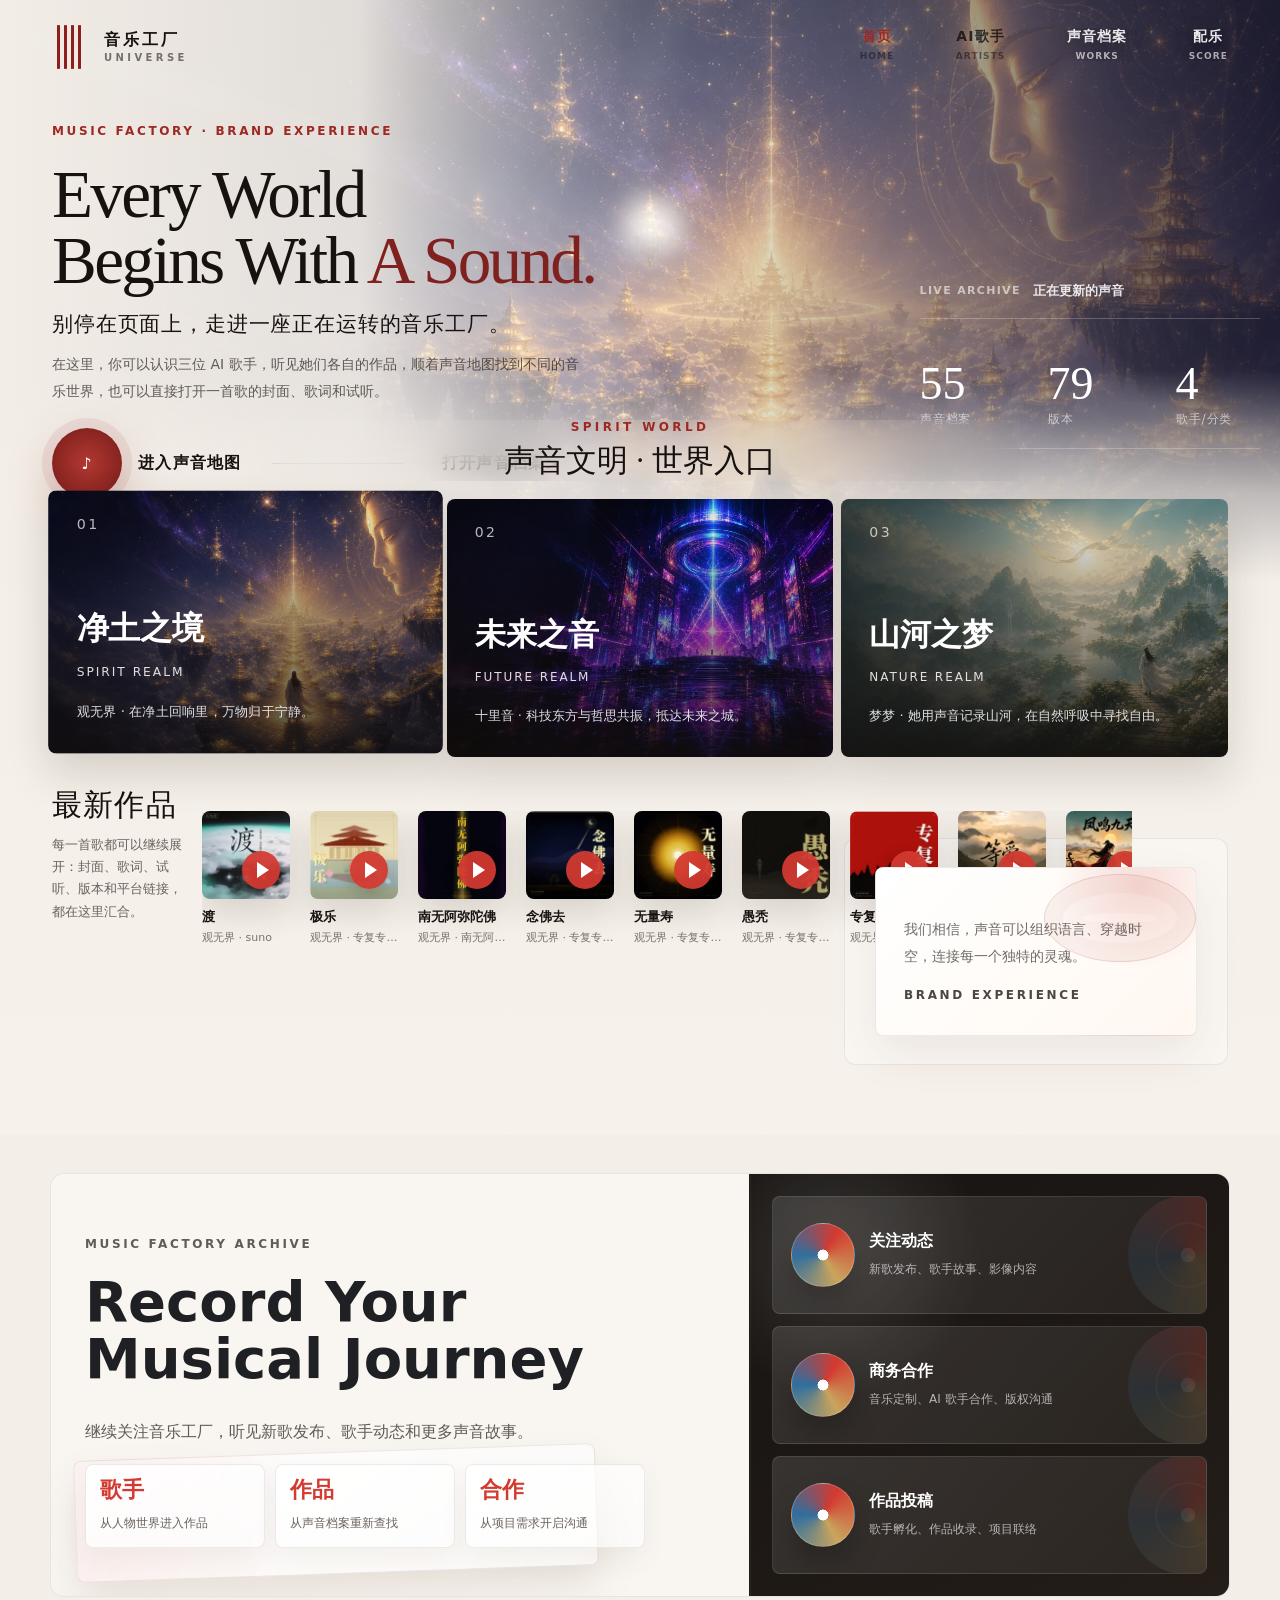
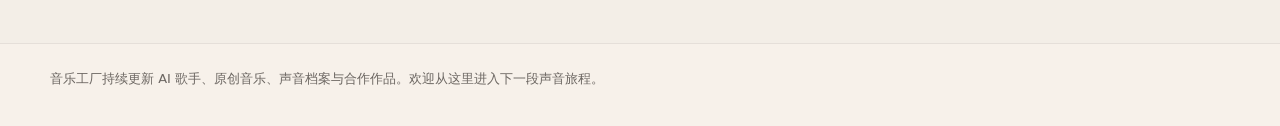
<file: index.html>
<!doctype html>
<html lang="zh-CN">
<head>
  <meta charset="utf-8" />
  <meta name="viewport" content="width=device-width, initial-scale=1" />
  <title>音乐工厂 · 品牌体验馆</title>
  <link rel="icon" href="data:," />
  <link rel="preload" as="image" href="assets/optimized/mobile-banner.webp" media="(max-width: 719px)" />
  <link rel="preload" as="image" href="assets/optimized/desktop-banner.webp" media="(min-width: 720px)" />
  <style>
    :root {
      --bg: #f4f4f4;
      --panel: #fff;
      --ink: #1f2023;
      --muted: #72767d;
      --line: #e7e7e7;
      --red: #d33a31;
      --red-dark: #a92c25;
      --black: #151515;
      --gold: #c9a45d;
      --paper: #fff9f0;
      --blue: #2f6f9f;
      --soft: #f8f0ef;
      --shadow: 0 18px 48px rgba(0,0,0,.12);
      font-family: "Microsoft YaHei", "PingFang SC", "Noto Sans SC", system-ui, sans-serif;
    }

    * { box-sizing: border-box; }
    html { scroll-behavior: smooth; }
    body {
      margin: 0;
      background: var(--bg);
      color: var(--ink);
    }

    button, input { font: inherit; }
    .wrap { width: min(1180px, calc(100% - 32px)); margin: 0 auto; }

    .site-header {
      min-height: 700px;
      color: #171412;
      background:
        radial-gradient(circle at 84% 12%, rgba(211,58,49,.18), transparent 30%),
        radial-gradient(circle at 16% 16%, rgba(201,164,93,.22), transparent 34%),
        linear-gradient(90deg, rgba(255,250,243,.94) 0%, rgba(255,250,243,.86) 46%, rgba(255,250,243,.56) 100%),
        url("assets/optimized/desktop-banner.webp") center / cover no-repeat;
      position: relative;
      overflow: hidden;
    }

    .site-header::after {
      content: "";
      position: absolute;
      left: 0;
      right: 0;
      bottom: 0;
      height: 120px;
      background: linear-gradient(180deg, transparent, var(--bg));
      pointer-events: none;
    }

    .site-header .wrap {
      position: relative;
      z-index: 1;
    }

    .topbar {
      display: flex;
      justify-content: space-between;
      align-items: center;
      gap: 14px;
      padding: 18px 0;
    }

    .brand {
      display: flex;
      align-items: center;
      gap: 10px;
      font-weight: 900;
      white-space: nowrap;
    }

    .brand-mark {
      width: 36px;
      height: 36px;
      border-radius: 50%;
      background: var(--red);
      display: grid;
      place-items: center;
      box-shadow: 0 8px 24px rgba(211,58,49,.42);
    }

    .nav {
      display: flex;
      gap: 6px;
      overflow-x: auto;
      scrollbar-width: none;
    }

    .nav::-webkit-scrollbar { display: none; }

    .nav button {
      border: 1px solid rgba(23,20,18,.12);
      background: rgba(255,255,255,.56);
      color: #5b5651;
      border-radius: 999px;
      padding: 9px 13px;
      white-space: nowrap;
      cursor: pointer;
    }

    .nav button.active {
      background: var(--ink);
      color: #fff;
    }

    .hero {
      display: grid;
      grid-template-columns: 1fr;
      gap: 24px;
      align-items: center;
      padding: 76px 0 70px;
    }

    .eyebrow {
      color: var(--red);
      font-weight: 900;
      letter-spacing: .14em;
      text-transform: uppercase;
      margin: 0 0 12px;
      font-size: 12px;
    }

    h1 {
      margin: 0;
      font-size: clamp(42px, 10vw, 88px);
      line-height: .95;
      letter-spacing: 0;
    }

    .hero-copy {
      margin: 18px 0 0;
      color: #4d4640;
      line-height: 1.85;
      max-width: 740px;
      font-size: 17px;
    }

    .hero-statement {
      margin: 16px 0 0;
      max-width: 760px;
      font-size: clamp(22px, 3vw, 34px);
      line-height: 1.22;
      font-weight: 900;
      color: #171412;
    }

    .hero-proof {
      display: grid;
      gap: 10px;
      margin-top: 24px;
      max-width: 760px;
    }

    .proof-item {
      display: grid;
      grid-template-columns: 88px 1fr;
      gap: 12px;
      align-items: center;
      padding: 11px 14px;
      border-radius: 8px;
      background: rgba(255,255,255,.62);
      border: 1px solid rgba(23,20,18,.08);
      color: #4d4640;
    }

    .proof-item strong {
      color: var(--ink);
      font-size: 13px;
    }

    .proof-line {
      position: relative;
      height: 6px;
      overflow: hidden;
      border-radius: 999px;
      background: rgba(23,20,18,.08);
    }

    .proof-line span {
      display: block;
      height: 100%;
      border-radius: inherit;
      background: linear-gradient(90deg, var(--red), #c9a45d);
    }

    .hero-actions {
      display: flex;
      gap: 10px;
      flex-wrap: wrap;
      margin-top: 24px;
    }

    .btn {
      border: 0;
      border-radius: 999px;
      padding: 12px 18px;
      cursor: pointer;
      font-weight: 900;
      display: inline-flex;
      align-items: center;
      justify-content: center;
      text-decoration: none;
    }

    .btn.primary { background: var(--red); color: #fff; }
    .btn.ghost { background: rgba(255,255,255,.72); color: var(--ink); border: 1px solid rgba(23,20,18,.12); }

    .hero-panel {
      background: rgba(255,255,255,.68);
      border: 1px solid rgba(23,20,18,.1);
      border-radius: 8px;
      padding: 18px;
      backdrop-filter: blur(14px);
    }

    .panel-title {
      margin: 0 0 14px;
      display: flex;
      align-items: center;
      justify-content: space-between;
      gap: 12px;
      color: #4d4640;
      font-size: 13px;
      font-weight: 900;
    }

    .panel-title span {
      color: var(--red);
      letter-spacing: .12em;
      text-transform: uppercase;
      font-size: 11px;
    }

    .stats {
      display: grid;
      grid-template-columns: repeat(3, 1fr);
      gap: 10px;
    }

    .stat {
      padding: 12px;
      border-radius: 8px;
      background: rgba(255,255,255,.66);
      border: 1px solid rgba(23,20,18,.08);
    }

    .stat strong {
      display: block;
      font-size: 28px;
      line-height: 1;
    }

    .stat span {
      color: var(--muted);
      font-size: 12px;
    }

    .route-panel {
      margin-top: 16px;
      display: grid;
      gap: 10px;
    }

    .route-card {
      border: 1px solid rgba(23,20,18,.1);
      background: rgba(255,255,255,.62);
      color: var(--ink);
      border-radius: 8px;
      padding: 13px;
      text-align: left;
      cursor: pointer;
      display: grid;
      gap: 4px;
      transition: transform .18s ease, border-color .18s ease, background .18s ease;
    }

    .route-card:hover,
    .route-card.active {
      transform: translateY(-2px);
      border-color: rgba(211,58,49,.28);
      background: rgba(211,58,49,.12);
    }

    .route-card strong { font-size: 16px; }
    .route-card span { color: var(--muted); font-size: 12px; line-height: 1.5; }

    .experience-flow {
      display: grid;
      grid-template-columns: 1fr;
      gap: 12px;
      margin: 0 0 22px;
    }

    .flow-card {
      display: grid;
      grid-template-columns: 46px 1fr;
      gap: 14px;
      align-items: start;
      min-height: 116px;
      padding: 18px;
      border-radius: 8px;
      background: #fff;
      border: 1px solid var(--line);
      box-shadow: 0 12px 32px rgba(0,0,0,.05);
    }

    .flow-index {
      display: grid;
      place-items: center;
      width: 46px;
      height: 46px;
      border-radius: 50%;
      background: #171412;
      color: #fff;
      font-weight: 900;
    }

    .flow-card strong {
      display: block;
      margin-bottom: 7px;
      font-size: 17px;
    }

    .flow-card span {
      color: var(--muted);
      line-height: 1.7;
      font-size: 14px;
    }

    main { padding: 28px 0 70px; }
    .view { display: none; }
    .view.active { display: block; }

    .section-head {
      display: flex;
      align-items: end;
      justify-content: space-between;
      gap: 16px;
      margin: 28px 0 16px;
    }

    .section-head h2 {
      margin: 0;
      font-size: clamp(24px, 5vw, 38px);
    }

    .section-head p {
      margin: 8px 0 0;
      color: var(--muted);
      line-height: 1.7;
    }

    .subtle { color: var(--muted); font-size: 13px; }

    .land-stage {
      display: grid;
      grid-template-columns: 1fr;
      gap: 18px;
      margin-top: -58px;
      position: relative;
      z-index: 2;
    }

    .world-console {
      border-radius: 8px;
      overflow: hidden;
      background:
        linear-gradient(135deg, rgba(19,20,23,.96), rgba(57,22,20,.94)),
        #151515;
      color: #fff;
      box-shadow: var(--shadow);
    }

    .world-shell {
      display: grid;
      grid-template-columns: 1fr;
      min-height: 480px;
    }

    .guide-panel {
      padding: 20px;
      border-bottom: 1px solid rgba(255,255,255,.1);
      background:
        linear-gradient(180deg, rgba(255,255,255,.06), transparent),
        rgba(0,0,0,.18);
    }

    .guide-portrait {
      width: 92px;
      aspect-ratio: 1;
      border-radius: 8px;
      overflow: hidden;
      background: rgba(255,255,255,.08);
      margin-bottom: 14px;
    }

    .guide-portrait img {
      width: 100%;
      height: 100%;
      object-fit: cover;
      display: block;
    }

    .guide-panel h2 {
      margin: 0;
      font-size: clamp(26px, 6vw, 44px);
      line-height: 1.08;
    }

    .guide-line {
      color: rgba(255,255,255,.7);
      line-height: 1.8;
      margin: 12px 0 0;
    }

    .world-tabs {
      display: grid;
      gap: 8px;
      margin-top: 18px;
    }

    .world-tab {
      border: 1px solid rgba(255,255,255,.14);
      background: rgba(255,255,255,.07);
      color: #fff;
      border-radius: 8px;
      padding: 12px;
      text-align: left;
      cursor: pointer;
      display: flex;
      justify-content: space-between;
      align-items: center;
      gap: 10px;
      min-height: 56px;
    }

    .world-tab.active {
      background: #fff;
      color: var(--ink);
      border-color: #fff;
    }

    .sound-map {
      position: relative;
      min-height: 430px;
      padding: 18px;
      background:
        radial-gradient(circle at 20% 28%, rgba(255,255,255,.18), transparent 18%),
        radial-gradient(circle at 78% 36%, rgba(211,58,49,.3), transparent 20%),
        linear-gradient(145deg, rgba(255,255,255,.04), rgba(0,0,0,.28));
      overflow: hidden;
    }

    .map-skyline {
      position: absolute;
      inset: auto 0 0;
      height: 42%;
      opacity: .32;
      background:
        linear-gradient(to top, rgba(0,0,0,.82), transparent 72%),
        repeating-linear-gradient(90deg, rgba(255,255,255,.2) 0 2px, transparent 2px 56px);
      clip-path: polygon(0 72%, 6% 42%, 12% 60%, 19% 30%, 26% 64%, 35% 36%, 46% 58%, 56% 24%, 67% 66%, 78% 34%, 87% 60%, 100% 42%, 100% 100%, 0 100%);
    }

    .map-node {
      position: absolute;
      width: 158px;
      min-height: 84px;
      border: 1px solid rgba(255,255,255,.22);
      background: rgba(0,0,0,.42);
      color: #fff;
      border-radius: 8px;
      padding: 12px;
      text-align: left;
      cursor: pointer;
      box-shadow: 0 12px 30px rgba(0,0,0,.22);
      backdrop-filter: blur(10px);
      transition: transform .18s ease, background .18s ease, border-color .18s ease;
    }

    .map-node:hover,
    .map-node.active {
      transform: translateY(-4px);
      background: rgba(211,58,49,.72);
      border-color: rgba(255,255,255,.68);
    }

    .map-node strong {
      display: block;
      font-size: 16px;
      margin-bottom: 4px;
    }

    .map-node span {
      display: block;
      color: rgba(255,255,255,.72);
      font-size: 12px;
      line-height: 1.5;
    }

    .map-node small {
      display: block;
      margin-top: 8px;
      color: rgba(255,255,255,.58);
      font-size: 11px;
    }

    .space-player {
      display: grid;
      grid-template-columns: 84px 1fr;
      gap: 14px;
      align-items: center;
      padding: 14px;
      border-top: 1px solid rgba(255,255,255,.1);
      background: rgba(0,0,0,.34);
    }

    .space-cover {
      width: 84px;
      aspect-ratio: 1;
      border-radius: 8px;
      object-fit: cover;
      background: rgba(255,255,255,.12);
    }

    .space-player h3 {
      margin: 0 0 4px;
      font-size: 20px;
    }

    .space-player p {
      margin: 0 0 12px;
      color: rgba(255,255,255,.68);
      line-height: 1.65;
      font-size: 13px;
    }

    .space-actions {
      display: flex;
      gap: 8px;
      flex-wrap: wrap;
      align-items: center;
    }

    .space-actions audio {
      max-width: 320px;
      min-width: 220px;
    }

    .world-console[data-world="spirit"] .sound-map {
      background:
        radial-gradient(circle at 28% 22%, rgba(255,255,255,.2), transparent 16%),
        radial-gradient(circle at 72% 66%, rgba(211,58,49,.28), transparent 24%),
        linear-gradient(145deg, #11191b, #3a1816);
    }

    .world-console[data-world="city"] .sound-map {
      background:
        radial-gradient(circle at 24% 34%, rgba(255,218,120,.18), transparent 18%),
        radial-gradient(circle at 80% 24%, rgba(211,58,49,.34), transparent 22%),
        linear-gradient(145deg, #111, #34222c);
    }

    .world-console[data-world="travel"] .sound-map {
      background:
        radial-gradient(circle at 22% 22%, rgba(255,255,255,.22), transparent 17%),
        radial-gradient(circle at 76% 72%, rgba(72,126,140,.34), transparent 24%),
        linear-gradient(145deg, #172426, #4a2520);
    }

    .artist-grid {
      display: grid;
      grid-template-columns: 1fr;
      gap: 16px;
    }

    .artist-card {
      display: grid;
      grid-template-columns: 118px 1fr;
      gap: 14px;
      align-items: stretch;
      border: 0;
      text-align: left;
      background: var(--panel);
      border-radius: 8px;
      padding: 12px;
      box-shadow: 0 10px 28px rgba(0,0,0,.07);
      cursor: pointer;
      color: inherit;
      text-decoration: none;
    }

    .artist-photo {
      width: 118px;
      aspect-ratio: 1;
      border-radius: 8px;
      overflow: hidden;
      background: linear-gradient(135deg, #252525, #741f1a);
      color: #fff;
      display: grid;
      place-items: center;
      font-size: 32px;
      font-weight: 900;
    }

    .artist-photo img {
      width: 100%;
      height: 100%;
      object-fit: cover;
      display: block;
    }

    .artist-poster {
      width: 100%;
      margin-top: 14px;
      border-radius: 8px;
      overflow: hidden;
      background: #111;
      box-shadow: 0 12px 30px rgba(0,0,0,.12);
    }

    .artist-poster img {
      width: 100%;
      display: block;
    }

    .artist-card h3, .panel h3 {
      margin: 0 0 8px;
      font-size: 22px;
    }

    .tags {
      display: flex;
      gap: 6px;
      flex-wrap: wrap;
      margin: 10px 0;
    }

    .tag {
      border-radius: 999px;
      padding: 5px 8px;
      background: #f0f0f0;
      color: var(--muted);
      font-size: 12px;
      font-weight: 800;
    }

    .tag.red {
      background: var(--soft);
      color: var(--red-dark);
    }

    .panel {
      background: var(--panel);
      border-radius: 8px;
      padding: 18px;
      box-shadow: 0 10px 30px rgba(0,0,0,.06);
      margin-bottom: 16px;
    }

    .artist-detail {
      display: grid;
      grid-template-columns: 1fr;
      gap: 16px;
    }

    .artist-hero {
      display: grid;
      grid-template-columns: 150px 1fr;
      gap: 16px;
      align-items: end;
    }

    .artist-hero .artist-photo {
      width: 150px;
      font-size: 42px;
    }

    .clip-box {
      border: 1px dashed var(--line);
      border-radius: 8px;
      padding: 14px;
      color: var(--muted);
      background: #fbfbfb;
      line-height: 1.7;
    }

    .artist-kicker {
      color: var(--red-dark);
      font-size: 12px;
      font-weight: 900;
      letter-spacing: .12em;
      text-transform: uppercase;
      margin-bottom: 8px;
    }

    .artist-name-line {
      display: flex;
      align-items: baseline;
      gap: 10px;
      flex-wrap: wrap;
      margin-bottom: 6px;
    }

    .artist-name-line h3 { margin: 0; }

    .artist-en {
      color: var(--muted);
      font-size: 13px;
      font-weight: 900;
      letter-spacing: .08em;
    }

    .artist-bio {
      display: grid;
      gap: 10px;
      margin-top: 12px;
    }

    .artist-bio p {
      margin: 0;
      color: #4f5359;
      line-height: 1.9;
    }

    .artist-block-grid {
      display: grid;
      grid-template-columns: 1fr;
      gap: 10px;
      margin-top: 16px;
    }

    .mini-card {
      border: 1px solid var(--line);
      border-radius: 8px;
      padding: 12px;
      background: #fff;
    }

    .mini-card strong {
      display: block;
      margin-bottom: 6px;
      font-size: 15px;
    }

    .mini-card span {
      color: var(--muted);
      font-size: 13px;
      line-height: 1.65;
    }

    .artist-feature {
      background:
        linear-gradient(135deg, rgba(211,58,49,.08), transparent 34%),
        var(--panel);
    }

    .toolbar {
      position: sticky;
      top: 0;
      z-index: 5;
      background: rgba(244,244,244,.95);
      border-bottom: 1px solid var(--line);
      backdrop-filter: blur(14px);
      padding: 12px 0;
      margin: 0 0 18px;
    }

    .tools {
      display: grid;
      grid-template-columns: 1fr;
      gap: 10px;
    }

    .search {
      width: 100%;
      border: 1px solid var(--line);
      background: var(--panel);
      border-radius: 999px;
      padding: 12px 16px;
      outline: none;
    }

    .chips {
      display: flex;
      gap: 8px;
      overflow-x: auto;
      scrollbar-width: none;
    }

    .chips::-webkit-scrollbar { display: none; }

    .chip {
      border: 1px solid var(--line);
      background: var(--panel);
      color: var(--muted);
      border-radius: 999px;
      padding: 9px 13px;
      white-space: nowrap;
      cursor: pointer;
      font-weight: 800;
    }

    .chip.active {
      background: var(--red);
      color: #fff;
      border-color: var(--red);
    }

    .work-grid {
      display: grid;
      grid-template-columns: repeat(2, minmax(0, 1fr));
      gap: 14px;
    }

    .work-card {
      border: 0;
      background: transparent;
      padding: 0;
      text-align: left;
      cursor: pointer;
      min-width: 0;
    }

    .cover-wrap {
      position: relative;
      border-radius: 8px;
      overflow: hidden;
      background: #e7e7e7;
      aspect-ratio: 1;
      box-shadow: 0 8px 22px rgba(0,0,0,.08);
    }

    .cover {
      width: 100%;
      height: 100%;
      object-fit: cover;
      display: block;
      transition: transform .2s ease;
    }

    .work-card:hover .cover { transform: scale(1.04); }

    .play-dot {
      position: absolute;
      right: 10px;
      bottom: 10px;
      width: 38px;
      height: 38px;
      border-radius: 50%;
      background: rgba(211,58,49,.94);
      display: grid;
      place-items: center;
      box-shadow: 0 6px 18px rgba(0,0,0,.2);
    }

    .play-dot::before {
      content: "";
      margin-left: 3px;
      border-left: 12px solid #fff;
      border-top: 8px solid transparent;
      border-bottom: 8px solid transparent;
    }

    .listen-badge {
      position: absolute;
      left: 9px;
      bottom: 10px;
      min-height: 28px;
      display: inline-flex;
      align-items: center;
      border-radius: 999px;
      padding: 6px 10px;
      background: rgba(255,255,255,.94);
      color: var(--red);
      font-size: 12px;
      font-weight: 900;
      box-shadow: 0 6px 18px rgba(0,0,0,.12);
    }

    .work-title {
      margin: 9px 0 4px;
      font-weight: 900;
      line-height: 1.35;
      white-space: nowrap;
      overflow: hidden;
      text-overflow: ellipsis;
    }

    .work-meta {
      color: var(--muted);
      font-size: 12px;
      line-height: 1.55;
    }

    .empty {
      display: none;
      padding: 42px 18px;
      text-align: center;
      color: var(--muted);
      background: var(--panel);
      border: 1px dashed var(--line);
      border-radius: 8px;
    }

    .load-more-wrap {
      display: none;
      justify-content: center;
      margin-top: 22px;
    }

    .load-more-wrap.active {
      display: flex;
    }

    .load-more {
      border: 1px solid var(--line);
      background: var(--panel);
      color: var(--ink);
      border-radius: 999px;
      padding: 11px 18px;
      font-weight: 900;
      cursor: pointer;
    }

    dialog {
      width: min(980px, calc(100vw - 24px));
      max-height: calc(100vh - 24px);
      border: 0;
      border-radius: 10px;
      padding: 0;
      overflow: hidden;
      box-shadow: var(--shadow);
    }

    dialog::backdrop { background: rgba(0,0,0,.52); }

    .close {
      position: absolute;
      top: 10px;
      right: 10px;
      width: 34px;
      height: 34px;
      border: 0;
      border-radius: 50%;
      background: rgba(255,255,255,.16);
      color: #fff;
      font-size: 20px;
      cursor: pointer;
      z-index: 2;
    }

    .detail {
      max-height: calc(100vh - 24px);
      overflow: auto;
      background: var(--panel);
    }

    .detail-hero {
      display: grid;
      grid-template-columns: 112px 1fr;
      gap: 14px;
      align-items: end;
      color: #fff;
      padding: 18px;
      background: linear-gradient(135deg, #272727, #151515 70%, #421815);
    }

    .detail-cover {
      width: 112px;
      aspect-ratio: 1;
      object-fit: cover;
      border-radius: 8px;
      background: #333;
    }

    .detail h3 {
      margin: 0 0 8px;
      font-size: 28px;
      line-height: 1.1;
    }

    .detail-meta {
      color: rgba(255,255,255,.72);
      line-height: 1.7;
      font-size: 13px;
    }

    .detail-body {
      padding: 18px;
      display: grid;
      gap: 18px;
    }

    .versions {
      display: grid;
      gap: 10px;
    }

    .version {
      border: 1px solid var(--line);
      border-radius: 8px;
      padding: 12px;
      background: #fbfbfb;
    }

    .version-head {
      display: flex;
      justify-content: space-between;
      gap: 10px;
      margin-bottom: 8px;
      font-weight: 900;
    }

    .version-head span {
      color: var(--muted);
      font-size: 12px;
      font-weight: 700;
    }

    audio { width: 100%; height: 36px; display: block; }

    .audio-stack {
      display: grid;
      gap: 8px;
    }

    .audio-open-link {
      display: inline-flex;
      align-items: center;
      justify-content: center;
      min-height: 34px;
      width: fit-content;
      border-radius: 999px;
      padding: 7px 12px;
      background: var(--red);
      color: #fff;
      text-decoration: none;
      font-size: 13px;
      font-weight: 900;
    }

    .external-player-link {
      box-shadow: 0 12px 28px rgba(211,58,49,.22);
    }

    .audio-note { border: 1px dashed var(--line); border-radius: 8px; padding: 12px; color: var(--muted); background: #fbfbfb; line-height: 1.6; }

    .platform-links { display: flex; flex-wrap: wrap; gap: 8px; margin: 10px 0 8px; }
    .platform-link {
      display: inline-flex;
      align-items: center;
      justify-content: center;
      min-height: 36px;
      border-radius: 999px;
      padding: 8px 13px;
      background: var(--red);
      color: #fff;
      text-decoration: none;
      font-size: 13px;
      font-weight: 900;
    }

    .text-block {
      border-top: 1px solid var(--line);
      padding-top: 14px;
    }

    .text-block h4 { margin: 0 0 8px; font-size: 16px; }

    .brand-experience {
      margin-top: 30px;
      display: grid;
      gap: 18px;
    }

    .manifesto {
      padding: 28px;
      border-radius: 8px;
      background:
        radial-gradient(circle at 82% 10%, rgba(211,58,49,.16), transparent 28%),
        linear-gradient(135deg, #fff, #fff8f1);
      border: 1px solid rgba(23,20,18,.08);
      box-shadow: 0 18px 46px rgba(72,35,20,.08);
    }

    .manifesto h2 {
      margin: 0;
      font-size: clamp(30px, 6vw, 56px);
      line-height: 1.05;
    }

    .manifesto p {
      margin: 16px 0 0;
      color: #4d4640;
      line-height: 1.8;
      max-width: 860px;
    }

    .brand-grid {
      display: grid;
      grid-template-columns: 1fr;
      gap: 14px;
    }

    .brand-card {
      padding: 20px;
      border-radius: 8px;
      background: #fff;
      border: 1px solid var(--line);
      box-shadow: 0 12px 30px rgba(0,0,0,.05);
    }

    .brand-card strong {
      display: block;
      margin-bottom: 8px;
      font-size: 17px;
    }

    .brand-card span {
      color: var(--muted);
      line-height: 1.75;
      font-size: 14px;
    }

    .about-copy {
      display: grid;
      gap: 24px;
      padding: 24px;
      border-radius: 8px;
      background:
        linear-gradient(135deg, rgba(23,20,18,.98), rgba(32,26,22,.98));
      color: #fff;
      overflow: hidden;
      position: relative;
      border: 1px solid rgba(201,164,93,.24);
      box-shadow: 0 24px 60px rgba(23,20,18,.18);
    }

    .about-copy::before {
      content: "";
      position: absolute;
      right: -140px;
      bottom: -180px;
      width: 520px;
      aspect-ratio: 1;
      border-radius: 50%;
      opacity: .34;
      background:
        radial-gradient(circle, rgba(255,255,255,.42) 0 7%, transparent 8% 34%, rgba(255,255,255,.18) 35% 36%, transparent 37% 48%, rgba(201,164,93,.18) 49% 50%, transparent 51% 100%),
        conic-gradient(from 42deg, rgba(211,58,49,.38), rgba(201,164,93,.28), rgba(255,255,255,.08), rgba(211,58,49,.32));
      pointer-events: none;
    }

    .about-copy::after {
      content: "MF";
      position: absolute;
      right: -18px;
      top: -24px;
      color: rgba(201,164,93,.12);
      font-size: 168px;
      line-height: 1;
      font-weight: 900;
      letter-spacing: 0;
      pointer-events: none;
    }

    .about-copy > * {
      position: relative;
      z-index: 1;
    }

    .about-copy h2 {
      margin: 0;
      font-size: clamp(28px, 5vw, 52px);
      line-height: 1.08;
    }

    .about-copy p {
      margin: 0;
      color: rgba(255,255,255,.76);
      line-height: 1.85;
      max-width: 920px;
    }

    .about-layout {
      display: grid;
      gap: 24px;
    }

    .about-lead {
      display: grid;
      gap: 14px;
    }

    .brand-signal {
      display: grid;
      gap: 14px;
      align-content: start;
    }

    .signal-disc {
      aspect-ratio: 1;
      min-height: 220px;
      border-radius: 8px;
      border: 1px solid rgba(255,255,255,.16);
      background:
        linear-gradient(135deg, rgba(255,255,255,.12), rgba(255,255,255,.04));
      display: grid;
      place-items: center;
      position: relative;
      overflow: hidden;
    }

    .signal-disc::before,
    .signal-disc::after {
      content: "";
      position: absolute;
      inset: 18%;
      border: 1px solid rgba(255,255,255,.18);
      border-radius: 50%;
    }

    .signal-disc::after {
      inset: 36%;
      border-color: rgba(201,164,93,.44);
      background: rgba(211,58,49,.8);
      box-shadow: 0 18px 40px rgba(211,58,49,.24);
    }

    .signal-disc span {
      position: relative;
      z-index: 1;
      font-size: 52px;
      font-weight: 900;
      color: #fff;
    }

    .signal-caption {
      display: grid;
      gap: 4px;
      padding: 14px;
      border-radius: 8px;
      background: rgba(255,255,255,.08);
      border: 1px solid rgba(255,255,255,.12);
    }

    .signal-caption strong {
      color: #fff;
      font-size: 16px;
    }

    .signal-caption span {
      color: rgba(255,255,255,.66);
      line-height: 1.6;
      font-size: 13px;
    }

    .brand-metrics {
      display: grid;
      grid-template-columns: repeat(3, minmax(0, 1fr));
      gap: 10px;
      margin-top: 4px;
    }

    .brand-metric {
      min-height: 92px;
      padding: 14px;
      border-radius: 8px;
      background: rgba(255,255,255,.08);
      border: 1px solid rgba(255,255,255,.12);
    }

    .brand-metric strong {
      display: block;
      font-size: 28px;
      line-height: 1;
      color: #fff;
    }

    .brand-metric span {
      display: block;
      margin-top: 8px;
      color: rgba(255,255,255,.66);
      font-size: 12px;
      line-height: 1.5;
    }

    .production-path {
      display: grid;
      grid-template-columns: repeat(5, minmax(0, 1fr));
      gap: 1px;
      overflow: hidden;
      border-radius: 8px;
      border: 1px solid rgba(201,164,93,.22);
      background: rgba(201,164,93,.22);
    }

    .path-step {
      min-height: 110px;
      padding: 14px;
      background: rgba(23,20,18,.9);
      display: grid;
      align-content: space-between;
      gap: 12px;
    }

    .path-step small {
      color: var(--gold);
      font-weight: 900;
      letter-spacing: .12em;
    }

    .path-step strong {
      color: #fff;
      line-height: 1.35;
    }

    .business-lines {
      display: grid;
      grid-template-columns: 1fr;
      gap: 10px;
    }

    .business-line {
      min-height: 84px;
      padding: 14px 16px;
      border-radius: 8px;
      border: 1px solid rgba(255,255,255,.14);
      background: rgba(255,255,255,.07);
      color: rgba(255,255,255,.86);
      line-height: 1.65;
      display: grid;
      align-content: space-between;
      gap: 10px;
    }

    .business-line::before {
      content: "";
      width: 34px;
      height: 3px;
      border-radius: 999px;
      background: linear-gradient(90deg, var(--red), var(--gold));
    }

    .archive-note {
      margin-top: 16px;
      padding: 18px;
      border-radius: 8px;
      border: 1px solid rgba(23,20,18,.08);
      background: rgba(255,255,255,.72);
      color: #4d4640;
      line-height: 1.75;
    }

    .archive-note strong {
      display: block;
      color: var(--ink);
      margin-bottom: 6px;
    }
    pre {
      margin: 0;
      white-space: pre-wrap;
      word-break: break-word;
      line-height: 1.75;
      font-family: inherit;
      color: #3d3d3d;
      font-size: 14px;
    }

    footer {
      border-top: 1px solid var(--line);
      color: var(--muted);
      padding: 20px 0 36px;
      line-height: 1.7;
      font-size: 13px;
    }


    .site-header::before {
      content: "";
      position: absolute;
      inset: -18%;
      background:
        radial-gradient(circle at 14% 72%, rgba(55, 198, 255, .2), transparent 23%),
        radial-gradient(circle at 86% 18%, rgba(255, 211, 109, .22), transparent 22%),
        conic-gradient(from 180deg at 50% 50%, rgba(104, 207, 255, .12), rgba(211,58,49,.28), rgba(132, 236, 170, .12), rgba(104, 207, 255, .12));
      opacity: .72;
      filter: blur(14px);
      animation: headerDrift 18s ease-in-out infinite alternate;
      pointer-events: none;
    }

    @keyframes headerDrift {
      from { transform: translate3d(-2%, -1%, 0) scale(1); }
      to { transform: translate3d(2%, 2%, 0) scale(1.08) rotate(5deg); }
    }

    .world-console {
      position: relative;
      isolation: isolate;
    }

    .world-console::before {
      content: "";
      position: absolute;
      inset: 0;
      z-index: -1;
      opacity: .65;
      background:
        radial-gradient(circle at 30% 20%, rgba(255,255,255,.16), transparent 20%),
        radial-gradient(circle at 78% 80%, rgba(211,58,49,.22), transparent 28%);
      animation: consoleBreath 7s ease-in-out infinite alternate;
    }

    @keyframes consoleBreath {
      from { opacity: .45; transform: scale(1); }
      to { opacity: .86; transform: scale(1.018); }
    }

    .sound-map::before,
    .sound-map::after,
    .map-field,
    .map-orbit,
    .map-particles,
    .map-horizon {
      position: absolute;
      inset: 0;
      pointer-events: none;
    }

    .sound-map::before,
    .sound-map::after {
      content: "";
    }

    .sound-map::before {
      opacity: .64;
      background-image:
        radial-gradient(circle, rgba(255,255,255,.82) 0 1px, transparent 1.7px),
        radial-gradient(circle, rgba(255,255,255,.5) 0 1px, transparent 1.5px);
      background-size: 92px 92px, 138px 138px;
      animation: starDrift 30s linear infinite;
    }

    .sound-map::after {
      opacity: .46;
      background: radial-gradient(circle at var(--pulse-x, 42%) var(--pulse-y, 42%), rgba(255,255,255,.35), transparent 18%);
      transform: scale(.9);
      transition: transform .7s ease, opacity .7s ease;
    }

    .sound-map.pulse::after {
      opacity: .75;
      transform: scale(1.14);
    }

    @keyframes starDrift {
      from { background-position: 0 0, 0 0; }
      to { background-position: 120px 90px, -90px 140px; }
    }

    .map-orbit {
      width: 64%;
      height: 64%;
      left: 18%;
      top: 15%;
      border: 1px solid rgba(255,255,255,.18);
      border-radius: 50%;
      transform: rotate(-16deg);
      animation: orbitSlow 18s linear infinite;
    }

    .map-orbit::before,
    .map-orbit::after {
      content: "";
      position: absolute;
      width: 10px;
      height: 10px;
      border-radius: 50%;
      background: rgba(255,255,255,.86);
      box-shadow: 0 0 18px rgba(255,255,255,.9);
    }

    .map-orbit::before { left: 11%; top: 18%; }
    .map-orbit::after { right: 14%; bottom: 21%; }

    @keyframes orbitSlow {
      to { transform: rotate(344deg); }
    }

    .map-particles {
      opacity: .72;
      background:
        linear-gradient(115deg, transparent 0 36%, rgba(255,255,255,.24) 37%, transparent 39%),
        linear-gradient(75deg, transparent 0 64%, rgba(255,255,255,.2) 65%, transparent 67%);
      animation: scanFloat 9s ease-in-out infinite alternate;
    }

    @keyframes scanFloat {
      from { transform: translateY(-2%); }
      to { transform: translateY(3%); }
    }

    .map-horizon {
      inset: auto 0 0;
      height: 46%;
      opacity: .82;
    }

    .world-console[data-world="spirit"] .sound-map {
      background:
        radial-gradient(circle at 20% 18%, rgba(210,245,255,.28), transparent 18%),
        radial-gradient(circle at 80% 62%, rgba(135,92,255,.26), transparent 26%),
        linear-gradient(145deg, #050814, #141a32 58%, #2a1438);
    }

    .world-console[data-world="spirit"] .map-particles {
      background:
        linear-gradient(120deg, transparent 0 18%, rgba(115,207,255,.26) 19%, transparent 28%),
        linear-gradient(25deg, transparent 0 56%, rgba(233,208,255,.22) 57%, transparent 68%);
      filter: blur(1px);
    }

    .world-console[data-world="spirit"] .map-horizon {
      display: none;
    }

    .world-console[data-world="city"] .sound-map {
      background:
        radial-gradient(circle at 18% 26%, rgba(255,214,88,.25), transparent 16%),
        radial-gradient(circle at 78% 22%, rgba(34,221,255,.24), transparent 22%),
        linear-gradient(145deg, #09080d, #17111f 52%, #3a1026);
    }

    .world-console[data-world="city"] .map-orbit {
      border-radius: 0;
      width: 74%;
      height: 52%;
      left: 13%;
      top: 20%;
      border-color: rgba(49,232,255,.28);
      box-shadow: 0 0 42px rgba(49,232,255,.12);
    }

    .world-console[data-world="city"] .map-particles {
      opacity: .85;
      background:
        repeating-linear-gradient(90deg, rgba(49,232,255,.18) 0 1px, transparent 1px 42px),
        repeating-linear-gradient(0deg, transparent 0 18px, rgba(255,80,122,.14) 19px 20px);
    }

    .world-console[data-world="city"] .map-horizon {
      background:
        linear-gradient(to top, rgba(0,0,0,.78), transparent 72%),
        repeating-linear-gradient(90deg, rgba(49,232,255,.46) 0 3px, transparent 3px 38px);
      clip-path: polygon(0 78%, 7% 40%, 13% 62%, 21% 24%, 30% 68%, 42% 31%, 52% 58%, 63% 18%, 73% 72%, 84% 36%, 92% 64%, 100% 44%, 100% 100%, 0 100%);
    }

    .world-console[data-world="travel"] .sound-map {
      background:
        radial-gradient(circle at 28% 18%, rgba(255,255,238,.42), transparent 16%),
        radial-gradient(circle at 75% 72%, rgba(89,151,139,.25), transparent 25%),
        linear-gradient(145deg, #b9d8db 0%, #e7d8ac 46%, #647f67 100%);
    }

    .world-console[data-world="travel"] .map-orbit {
      display: none;
    }

    .world-console[data-world="travel"] .map-particles {
      background:
        radial-gradient(ellipse at 18% 32%, rgba(255,255,255,.56), transparent 16%),
        radial-gradient(ellipse at 66% 20%, rgba(255,255,255,.46), transparent 18%),
        linear-gradient(100deg, transparent 0 35%, rgba(255,255,255,.24) 36%, transparent 48%);
      animation: cloudWalk 18s ease-in-out infinite alternate;
    }

    @keyframes cloudWalk {
      from { transform: translateX(-4%); }
      to { transform: translateX(5%); }
    }

    .world-console[data-world="travel"] .map-horizon {
      background:
        linear-gradient(to top, rgba(27,63,48,.76), rgba(62,111,91,.24), transparent 72%);
      clip-path: polygon(0 74%, 10% 62%, 19% 67%, 31% 49%, 42% 64%, 55% 40%, 68% 62%, 80% 45%, 92% 58%, 100% 48%, 100% 100%, 0 100%);
    }

    .world-console.map-cinematic {
      border-radius: 8px;
      background: #06070a;
      box-shadow: 0 30px 80px rgba(0,0,0,.28);
    }

    .world-console.map-cinematic .world-shell {
      min-height: 680px;
      background: #07080b;
    }

    .world-console.map-cinematic .guide-panel {
      position: relative;
      z-index: 3;
      background:
        linear-gradient(90deg, rgba(7, 10, 12, .86), rgba(7, 10, 12, .52) 72%, transparent),
        rgba(0,0,0,.28);
      border: 0;
      backdrop-filter: blur(18px);
      box-shadow: 18px 0 50px rgba(0,0,0,.28);
    }

    .world-console.map-cinematic .guide-panel::after {
      content: "";
      position: absolute;
      top: 0;
      bottom: 0;
      right: -190px;
      width: 220px;
      pointer-events: none;
      background:
        linear-gradient(90deg, rgba(5, 7, 9, .7), rgba(5, 7, 9, .26) 54%, transparent),
        radial-gradient(ellipse at 0 48%, rgba(255,255,255,.08), transparent 62%);
      filter: blur(.2px);
    }

    .world-console.map-cinematic .guide-panel > * {
      position: relative;
      z-index: 2;
    }

    .world-console.map-cinematic .guide-portrait {
      width: 118px;
      border-radius: 8px;
      box-shadow: 0 18px 36px rgba(0,0,0,.3);
    }

    .world-console.map-cinematic .guide-line {
      max-width: 280px;
    }

    .world-console.map-cinematic .sound-map {
      min-height: 680px;
      padding: 20px;
      background-size: cover;
      background-position: center;
      isolation: isolate;
    }

    .world-console.map-cinematic .sound-map::before {
      z-index: 1;
      opacity: .35;
      mix-blend-mode: screen;
    }

    .world-console.map-cinematic .sound-map::after {
      z-index: 2;
      background:
        radial-gradient(circle at var(--pulse-x, 50%) var(--pulse-y, 50%), rgba(255,255,255,.32), transparent 14%),
        linear-gradient(90deg, rgba(0,0,0,.35), transparent 34%),
        linear-gradient(0deg, rgba(0,0,0,.48), transparent 28%);
    }

    .world-console.map-cinematic .map-field {
      z-index: 2;
    }

    .world-console.map-cinematic .map-skyline,
    .world-console.map-cinematic .map-horizon {
      display: none;
    }

    .world-console.map-cinematic .map-orbit,
    .world-console.map-cinematic .map-particles {
      z-index: 2;
    }

    .world-console.map-cinematic[data-world="spirit"] .sound-map {
      background-image:
        linear-gradient(90deg, rgba(7, 8, 18, .28), rgba(7, 8, 18, .02) 44%),
        url("assets/generated/music-map-guanwujie.webp");
    }

    .world-console.map-cinematic[data-world="city"] .sound-map {
      background-image:
        linear-gradient(90deg, rgba(5, 4, 14, .32), rgba(5, 4, 14, .03) 44%),
        url("assets/generated/music-map-shiliyin.webp");
    }

    .world-console.map-cinematic[data-world="travel"] .sound-map {
      background-image:
        radial-gradient(ellipse at 48% 21%, rgba(255, 244, 205, .26), transparent 18%),
        linear-gradient(90deg, rgba(7, 9, 8, .58) 0%, rgba(31, 27, 20, .18) 23%, rgba(31, 27, 20, .02) 52%),
        linear-gradient(0deg, rgba(12, 10, 8, .56) 0%, transparent 34%),
        url("assets/generated/music-map-mengmeng-desert.webp");
      background-position: center;
    }

    .world-console.map-cinematic[data-world="travel"] .guide-panel {
      background:
        linear-gradient(90deg, rgba(3, 5, 5, .94) 0%, rgba(9, 10, 8, .84) 66%, rgba(9, 10, 8, .08) 100%),
        radial-gradient(ellipse at 78% 28%, rgba(221, 186, 123, .13), transparent 54%),
        rgba(0,0,0,.38);
      box-shadow: 34px 0 78px rgba(0,0,0,.4);
    }

    .world-console.map-cinematic[data-world="travel"] .guide-panel::after {
      right: -230px;
      width: 270px;
      background:
        linear-gradient(90deg, rgba(3,5,5,.78), rgba(36,31,22,.34) 46%, transparent),
        radial-gradient(ellipse at 20% 38%, rgba(227, 207, 160, .16), transparent 60%);
    }

    .world-console.map-cinematic[data-world="travel"] .guide-portrait {
      box-shadow: 0 18px 40px rgba(0,0,0,.36), 0 0 0 1px rgba(255,255,255,.16);
    }

    .world-console.map-cinematic[data-world="travel"] .guide-line {
      color: rgba(243, 232, 206, .76);
    }

    .world-console.map-cinematic[data-world="travel"] .world-tab {
      border-color: rgba(231, 216, 179, .18);
      background: rgba(255,255,255,.07);
    }

    .world-console.map-cinematic[data-world="travel"] .world-tab.active {
      background: rgba(245, 240, 225, .94);
      color: #17130d;
      border-color: rgba(245, 240, 225, .94);
    }

    .world-console.map-cinematic[data-world="spirit"] .map-orbit {
      width: 44%;
      height: 44%;
      left: 37%;
      top: 27%;
      border-color: rgba(255, 205, 102, .28);
      box-shadow: 0 0 58px rgba(255, 195, 89, .18);
    }

    .world-console.map-cinematic[data-world="city"] .map-orbit {
      width: 36%;
      height: 36%;
      left: 34%;
      top: 14%;
      border-radius: 50%;
      border-color: rgba(83, 227, 255, .42);
      box-shadow: 0 0 80px rgba(171, 49, 255, .22);
    }

    .world-console.map-cinematic .map-node {
      z-index: 4;
      width: 198px;
      min-height: 72px;
      display: grid;
      grid-template-columns: 44px 1fr;
      gap: 10px;
      align-items: center;
      border: 1px solid rgba(255,255,255,.16);
      background: rgba(8, 10, 14, .4);
      box-shadow: 0 18px 36px rgba(0,0,0,.25);
    }

    .world-console.map-cinematic .map-node::before {
      content: "";
      width: 44px;
      aspect-ratio: 1;
      grid-row: 1 / span 3;
      border-radius: 50%;
      border: 1px solid rgba(255,255,255,.34);
      background:
        radial-gradient(circle, rgba(255,255,255,.95) 0 2px, transparent 3px),
        conic-gradient(from 45deg, rgba(255,255,255,.75), transparent, rgba(255,255,255,.6));
      box-shadow: 0 0 22px rgba(255,255,255,.34);
    }

    .world-console.map-cinematic[data-world="spirit"] .map-node::before {
      background:
        radial-gradient(circle, rgba(255,255,255,.95) 0 2px, transparent 3px),
        conic-gradient(from 45deg, rgba(255,215,126,.9), transparent, rgba(255,244,191,.62));
      box-shadow: 0 0 26px rgba(255,196,79,.56);
    }

    .world-console.map-cinematic[data-world="city"] .map-node::before {
      background:
        radial-gradient(circle, rgba(255,255,255,.95) 0 2px, transparent 3px),
        conic-gradient(from 45deg, rgba(252,64,255,.9), rgba(44,222,255,.35), rgba(255,134,38,.72));
      box-shadow: 0 0 28px rgba(197,55,255,.62);
    }

    .world-console.map-cinematic[data-world="travel"] .map-node::before {
      background:
        radial-gradient(circle, rgba(255,255,255,.95) 0 2px, transparent 3px),
        conic-gradient(from 44deg, rgba(252,244,216,.95), rgba(132,119,88,.48), rgba(248,230,181,.7));
      box-shadow: 0 0 28px rgba(245,224,177,.55);
    }

    .world-console.map-cinematic[data-world="travel"] .map-node {
      border-color: rgba(255, 244, 218, .22);
      background: linear-gradient(135deg, rgba(61, 55, 43, .48), rgba(20, 24, 22, .4));
      box-shadow: 0 18px 42px rgba(0,0,0,.28), inset 0 1px 0 rgba(255,255,255,.08);
    }

    .world-console.map-cinematic[data-world="travel"] .map-node strong {
      color: rgba(255, 250, 238, .96);
    }

    .world-console.map-cinematic[data-world="travel"] .map-node span,
    .world-console.map-cinematic[data-world="travel"] .map-node small {
      color: rgba(244, 235, 216, .68);
    }

    .world-console.map-cinematic[data-world="travel"] .map-node:hover,
    .world-console.map-cinematic[data-world="travel"] .map-node.active {
      background: linear-gradient(135deg, rgba(121, 104, 72, .62), rgba(51, 45, 35, .5));
      border-color: rgba(255, 244, 218, .68);
      box-shadow: 0 22px 48px rgba(0,0,0,.34), 0 0 34px rgba(242, 214, 162, .22);
    }

    .world-console.map-cinematic[data-world="travel"] .map-particles {
      opacity: .72;
      background:
        radial-gradient(ellipse at 24% 18%, rgba(255,255,255,.42), transparent 16%),
        radial-gradient(ellipse at 64% 12%, rgba(255,235,182,.36), transparent 20%),
        linear-gradient(108deg, transparent 0 36%, rgba(255,255,255,.2) 37%, transparent 52%);
      animation: cloudWalk 19s ease-in-out infinite alternate;
    }

    .world-console.map-cinematic[data-world="travel"] .space-player {
      background: linear-gradient(90deg, rgba(9, 11, 10, .82), rgba(50, 43, 31, .72));
      border-color: rgba(255, 244, 218, .14);
      box-shadow: 0 24px 54px rgba(0,0,0,.34);
    }

    .world-console.map-cinematic .map-node strong,
    .world-console.map-cinematic .map-node span,
    .world-console.map-cinematic .map-node small {
      grid-column: 2;
    }

    .world-console.map-cinematic .map-node:hover,
    .world-console.map-cinematic .map-node.active {
      transform: translateY(-6px) scale(1.02);
      border-color: rgba(255,255,255,.58);
      background: rgba(255,255,255,.16);
      box-shadow: 0 22px 46px rgba(0,0,0,.3), 0 0 34px rgba(255,255,255,.18);
    }

    .world-console.map-cinematic .space-player {
      position: relative;
      z-index: 4;
      margin-top: -126px;
      width: min(600px, calc(100% - 36px));
      margin-left: 18px;
      border: 1px solid rgba(255,255,255,.12);
      border-radius: 8px;
      background: rgba(5, 7, 10, .58);
      backdrop-filter: blur(18px);
      box-shadow: 0 24px 48px rgba(0,0,0,.28);
    }

    .artist-card {
      position: relative;
      overflow: hidden;
      isolation: isolate;
      transition: transform .2s ease, box-shadow .2s ease;
    }

    .artist-card:hover {
      transform: translateY(-4px);
      box-shadow: 0 18px 42px rgba(0,0,0,.12);
    }

    .artist-card::before {
      content: "";
      position: absolute;
      inset: 0;
      z-index: -1;
      opacity: .78;
      background: linear-gradient(135deg, rgba(255,255,255,.9), rgba(255,255,255,.64));
    }

    .contact-gateway {
      margin-top: 38px;
      padding: 0;
      border-radius: 8px;
      background:
        radial-gradient(circle at 17% 18%, rgba(255,255,255,.95), transparent 30%),
        radial-gradient(circle at 92% 16%, rgba(211,58,49,.18), transparent 24%),
        radial-gradient(circle at 74% 82%, rgba(201,164,93,.18), transparent 28%),
        linear-gradient(135deg, #fffaf2 0%, #f7efe5 48%, #fffdf7 100%);
      color: var(--ink);
      display: grid;
      overflow: hidden;
      position: relative;
      border: 1px solid rgba(23,20,18,.08);
      box-shadow: 0 22px 58px rgba(23,20,18,.11);
    }

    .contact-gateway::before {
      content: "";
      position: absolute;
      right: -110px;
      top: -160px;
      width: 420px;
      aspect-ratio: 1;
      border-radius: 50%;
      background:
        radial-gradient(circle, rgba(255,255,255,.9) 0 8%, rgba(211,58,49,.72) 9% 16%, transparent 17% 29%, rgba(23,20,18,.14) 30% 31%, transparent 32% 42%, rgba(23,20,18,.09) 43% 44%, transparent 45% 100%),
        conic-gradient(from 38deg, rgba(23,20,18,.14), rgba(255,255,255,.04), rgba(201,164,93,.22), rgba(23,20,18,.12));
      opacity: .88;
      pointer-events: none;
    }

    .contact-gateway::after {
      content: "";
      position: absolute;
      left: 24px;
      bottom: 22px;
      width: min(520px, 62%);
      height: 120px;
      border-radius: 8px;
      background:
        linear-gradient(115deg, rgba(255,255,255,.64), rgba(255,255,255,.18)),
        linear-gradient(90deg, rgba(211,58,49,.16), transparent 42%),
        rgba(255,255,255,.38);
      border: 1px solid rgba(23,20,18,.08);
      transform: rotate(-2deg);
      box-shadow: 0 22px 42px rgba(104,74,36,.12);
      pointer-events: none;
    }

    .contact-gateway > * {
      position: relative;
      z-index: 1;
    }

    .contact-gateway h2 {
      margin: 0;
      font-size: clamp(30px, 5vw, 56px);
      line-height: 1.02;
    }

    .contact-gateway p {
      margin: 12px 0 0;
      color: #5f5b55;
      line-height: 1.75;
      max-width: 720px;
    }

    .archive-copy {
      padding: 34px;
      display: grid;
      align-content: center;
      gap: 18px;
    }

    .archive-index {
      display: grid;
      grid-template-columns: repeat(3, minmax(0, 1fr));
      gap: 10px;
      max-width: 560px;
    }

    .archive-index div {
      min-height: 84px;
      border-radius: 8px;
      border: 1px solid rgba(23,20,18,.08);
      background:
        linear-gradient(145deg, rgba(255,255,255,.92), rgba(255,255,255,.5));
      padding: 14px;
      display: grid;
      align-content: space-between;
      box-shadow: 0 12px 26px rgba(85,57,25,.06);
    }

    .archive-index strong {
      font-size: 22px;
      color: var(--red);
      line-height: 1;
    }

    .archive-index span {
      color: #6a625b;
      font-size: 12px;
      line-height: 1.45;
    }

    .qr-slots {
      display: grid;
      grid-template-columns: 1fr;
      gap: 12px;
      background:
        radial-gradient(circle at 18% 18%, rgba(255,255,255,.12), transparent 28%),
        linear-gradient(145deg, #171412, #241d18);
      padding: 22px;
      border-left: 1px solid rgba(23,20,18,.1);
      box-shadow: inset 1px 0 0 rgba(255,255,255,.05);
    }

    .qr-slot {
      min-height: 118px;
      border: 1px solid rgba(255,255,255,.12);
      border-radius: 8px;
      padding: 18px;
      background:
        linear-gradient(135deg, rgba(255,255,255,.12), rgba(255,255,255,.04));
      display: grid;
      grid-template-columns: 64px 1fr;
      align-items: center;
      gap: 14px;
      position: relative;
      overflow: hidden;
    }

    .qr-slot::after {
      content: "";
      position: absolute;
      right: -42px;
      top: 50%;
      width: 120px;
      aspect-ratio: 1;
      border-radius: 50%;
      transform: translateY(-50%);
      background:
        radial-gradient(circle, rgba(255,255,255,.18) 0 8%, transparent 9% 36%, rgba(255,255,255,.08) 37% 38%, transparent 39% 100%),
        conic-gradient(from 22deg, rgba(211,58,49,.5), rgba(201,164,93,.42), rgba(47,111,159,.36), rgba(211,58,49,.5));
      opacity: .42;
    }

    .qr-box {
      width: 64px;
      aspect-ratio: 1;
      border-radius: 50%;
      background:
        radial-gradient(circle, #fff 0 12%, transparent 13% 100%),
        conic-gradient(from 30deg, var(--red), var(--gold), var(--blue), var(--red));
      border: 1px solid rgba(255,255,255,.22);
      box-shadow: 0 16px 28px rgba(0,0,0,.22);
      position: relative;
      z-index: 1;
    }

    .qr-slot strong {
      display: block;
      margin-bottom: 6px;
      font-size: 16px;
      color: #fff;
      position: relative;
      z-index: 1;
    }

    .qr-slot span {
      color: rgba(255,255,255,.64);
      font-size: 12px;
      line-height: 1.5;
      position: relative;
      z-index: 1;
    }

    @media (max-width: 719px) {
      html,
      body {
        max-width: 100%;
        overflow-x: hidden;
      }

      .site-header {
        min-height: 640px;
        background:
          radial-gradient(circle at 74% 16%, rgba(211,58,49,.18), transparent 30%),
          linear-gradient(180deg, rgba(255,250,243,.94) 0%, rgba(255,250,243,.78) 48%, rgba(255,250,243,.95) 100%),
          url("assets/optimized/mobile-banner.webp") center top / cover no-repeat;
      }

      .hero {
        min-height: 520px;
        align-items: end;
        padding: 34px 0 34px;
      }

      .space-player { grid-template-columns: 68px 1fr; }
      .space-cover { width: 68px; }
      .space-actions audio {
        width: 100%;
        min-width: 0;
        max-width: 100%;
      }
      .hero-panel,
      .world-console,
      .sound-map,
      .contact-gateway {
        max-width: 100%;
        overflow: hidden;
      }
      .stat {
        min-width: 0;
      }
      .stat strong {
        font-size: 26px;
      }
      .contact-gateway {
        padding: 20px;
      }
      .contact-gateway::before {
        right: -180px;
        top: -130px;
        width: 320px;
        opacity: .52;
      }
      .contact-gateway::after {
        left: 18px;
        bottom: auto;
        top: 210px;
        width: 72%;
        height: 96px;
        opacity: .45;
      }
      .about-copy {
        padding: 20px;
      }
      .brand-metrics,
      .archive-index {
        grid-template-columns: 1fr;
      }
      .production-path {
        grid-template-columns: 1fr;
      }
      .path-step {
        min-height: 70px;
        grid-template-columns: 42px 1fr;
        align-items: center;
        align-content: center;
      }
      .qr-slots {
        padding: 14px;
      }
      .qr-slot {
        min-height: 108px;
        grid-template-columns: 56px 1fr;
      }
      .qr-box { width: 56px; }
      .map-node { width: 142px; min-height: 78px; padding: 10px; }
      .map-node strong { font-size: 14px; }
    }

    @media (min-width: 720px) {
      .hero { grid-template-columns: 1fr 360px; }
      .land-stage { margin-top: -70px; }
      .experience-flow { grid-template-columns: repeat(3, minmax(0, 1fr)); }
      .world-shell { grid-template-columns: 330px 1fr; }
      .guide-panel { border-right: 1px solid rgba(255,255,255,.1); border-bottom: 0; }
      .sound-map { min-height: 560px; }
      .artist-grid { grid-template-columns: repeat(3, minmax(0, 1fr)); }
      .artist-card { grid-template-columns: 1fr; }
      .artist-photo { width: 100%; }
      .artist-detail { grid-template-columns: 340px 1fr; }

      .qr-slots { grid-template-columns: 1fr; }
      .contact-gateway { grid-template-columns: 1fr 480px; align-items: center; }
      .tools { grid-template-columns: minmax(260px, 360px) 1fr; align-items: center; }
      .work-grid { grid-template-columns: repeat(4, minmax(0, 1fr)); gap: 18px; }
      .brand-grid { grid-template-columns: repeat(3, minmax(0, 1fr)); }
      .about-layout { grid-template-columns: minmax(0, 1fr) 280px; align-items: stretch; }
      .business-lines { grid-template-columns: repeat(2, minmax(0, 1fr)); }
      .detail-hero { grid-template-columns: 180px 1fr; padding: 26px; }
      .detail-cover { width: 180px; }
      .detail h3 { font-size: 40px; }
      .detail-body { padding: 24px 26px 30px; }
    }

    @media (min-width: 1080px) {
      .work-grid { grid-template-columns: repeat(5, minmax(0, 1fr)); }
    }

    /* Visual reference pass: keep all existing content/data, upgrade first-screen composition. */
    :root {
      --cream: #f1ebe2;
      --wine: #8f1f1b;
      --ink-soft: #17120f;
      --glass: rgba(255,255,255,.22);
    }

    body {
      background:
        radial-gradient(circle at 50% 16%, rgba(255,255,255,.82), transparent 18%),
        linear-gradient(180deg, #f2ebe3 0%, #eee6dc 58%, #f7f2eb 100%);
      color: var(--ink-soft);
    }

    .site-header {
      min-height: 820px;
      color: #17120f;
      background:
        radial-gradient(circle at 53% 33%, rgba(255,255,255,.98) 0 4%, rgba(255,244,218,.72) 5%, transparent 17%),
        radial-gradient(circle at 72% 24%, rgba(107,72,188,.46), transparent 26%),
        radial-gradient(circle at 18% 72%, rgba(232,197,135,.42), transparent 30%),
        linear-gradient(90deg, rgba(247,241,232,.96) 0%, rgba(247,241,232,.72) 36%, rgba(33,26,40,.48) 72%, rgba(18,18,32,.76) 100%),
        url("assets/optimized/desktop-banner.webp") center / cover no-repeat;
      isolation: isolate;
    }

    .site-header::before {
      content: "";
      position: absolute;
      inset: 0;
      pointer-events: none;
      z-index: 0;
      background:
        radial-gradient(circle at 52% 34%, transparent 0 6%, rgba(255,255,255,.55) 6.2% 6.4%, transparent 6.7% 10%, rgba(255,255,255,.36) 10.2% 10.35%, transparent 10.8% 15%, rgba(255,255,255,.26) 15.2% 15.35%, transparent 15.8%),
        linear-gradient(105deg, transparent 0 46%, rgba(255,255,255,.54) 46.1% 46.25%, transparent 46.5%),
        linear-gradient(16deg, transparent 0 57%, rgba(255,255,255,.42) 57.1% 57.24%, transparent 57.5%);
      opacity: .72;
      mix-blend-mode: screen;
    }

    .site-header::after {
      height: 260px;
      background: linear-gradient(180deg, transparent 0%, rgba(242,235,226,.66) 54%, var(--cream) 100%);
      z-index: 0;
    }

    .site-header .wrap {
      width: min(1320px, calc(100% - 80px));
    }

    .topbar {
      min-height: 78px;
      padding: 24px 0 0;
      align-items: flex-start;
    }

    .brand {
      gap: 14px;
      font-size: 16px;
      letter-spacing: .18em;
      text-transform: uppercase;
      line-height: 1.1;
    }

    .brand span:last-child::after {
      content: "UNIVERSE";
      display: block;
      margin-top: 3px;
      color: rgba(23,18,15,.56);
      font-size: 10px;
      letter-spacing: .34em;
      font-weight: 700;
    }

    .brand-mark {
      width: 38px;
      height: 38px;
      border-radius: 0;
      color: transparent;
      background:
        linear-gradient(90deg,
          transparent 0 5px,
          var(--wine) 5px 8px,
          transparent 8px 12px,
          var(--wine) 12px 15px,
          transparent 15px 19px,
          var(--wine) 19px 22px,
          transparent 22px 26px,
          var(--wine) 26px 29px,
          transparent 29px);
      box-shadow: none;
      transform: scaleY(1.15);
    }

    .nav {
      gap: clamp(18px, 4vw, 68px);
      align-items: flex-start;
    }

    .nav button {
      border: 0;
      background: transparent;
      border-radius: 0;
      padding: 0;
      color: rgba(23,18,15,.78);
      font-weight: 900;
      letter-spacing: .08em;
      text-align: center;
    }

    .nav button::after {
      content: attr(data-view);
      display: block;
      margin-top: 5px;
      color: rgba(23,18,15,.48);
      font-size: 10px;
      letter-spacing: .12em;
      text-transform: uppercase;
      font-weight: 700;
    }

    .nav button.active {
      background: transparent;
      color: var(--wine);
    }

    .hero {
      grid-template-columns: minmax(0, 1fr) minmax(300px, 420px);
      gap: clamp(32px, 8vw, 140px);
      padding: 90px 0 170px;
      min-height: 650px;
      align-items: center;
    }

    .eyebrow {
      color: var(--wine);
      letter-spacing: .22em;
      font-size: 12px;
    }

    h1 {
      max-width: 680px;
      font-family: Georgia, "Times New Roman", "Songti SC", serif;
      font-size: clamp(58px, 7.6vw, 112px);
      line-height: .96;
      font-weight: 500;
      letter-spacing: -.035em;
    }

    .hero-statement {
      margin-top: 24px;
      max-width: 620px;
      color: #17120f;
      font-size: clamp(18px, 1.8vw, 25px);
      font-weight: 500;
      letter-spacing: .04em;
    }

    .hero-copy {
      max-width: 560px;
      color: rgba(23,18,15,.66);
      font-size: 15px;
      line-height: 1.9;
    }

    .hero-proof {
      display: none;
    }

    .hero-actions {
      margin-top: 36px;
      align-items: center;
      gap: 28px;
    }

    .btn {
      min-height: 44px;
      border-radius: 0;
      padding: 0;
      background: transparent;
      color: #17120f;
      letter-spacing: .08em;
    }

    .btn.primary {
      min-width: 176px;
      justify-content: flex-start;
      gap: 16px;
      background: transparent;
      color: #17120f;
    }

    .btn.primary::before {
      content: "♪";
      display: grid;
      place-items: center;
      width: 64px;
      height: 64px;
      border-radius: 50%;
      color: #fff;
      background: radial-gradient(circle, #b33831, #741b18);
      box-shadow: 0 16px 42px rgba(143,31,27,.28);
    }

    .btn.ghost {
      background: transparent;
      border: 0;
      color: rgba(23,18,15,.66);
    }

    .btn.ghost::after {
      content: " >";
      color: var(--wine);
    }

    .hero-panel {
      align-self: center;
      background: transparent;
      border: 0;
      padding: 0;
      box-shadow: none;
      backdrop-filter: none;
      color: rgba(255,255,255,.88);
      transform: translateY(28px);
    }

    .panel-title {
      justify-content: flex-start;
      gap: 12px;
      color: rgba(255,255,255,.86);
      border-bottom: 1px solid rgba(255,255,255,.22);
      padding-bottom: 20px;
    }

    .panel-title span {
      color: rgba(255,255,255,.58);
    }

    .stats {
      grid-template-columns: repeat(3, minmax(0, 1fr));
      gap: 28px;
      padding: 24px 0 20px;
      border-bottom: 1px solid rgba(255,255,255,.22);
    }

    .stat {
      padding: 0;
      border: 0;
      border-radius: 0;
      background: transparent;
      color: #fff;
    }

    .stat strong {
      color: #fff;
      font-family: Georgia, "Times New Roman", serif;
      font-size: clamp(34px, 3vw, 48px);
      font-weight: 400;
    }

    .stat span {
      display: block;
      margin-top: 4px;
      color: rgba(255,255,255,.62);
      letter-spacing: .08em;
      text-transform: uppercase;
    }

    .route-panel {
      display: none;
    }

    main {
      padding-top: 0;
      background: linear-gradient(180deg, var(--cream), #f7f1ea);
    }

    .view.active > .wrap {
      width: min(1320px, calc(100% - 80px));
    }

    .experience-flow {
      display: none;
    }

    .land-stage {
      margin-top: -118px;
    }

    .world-console {
      background: transparent;
      box-shadow: none;
      border-radius: 0;
      overflow: visible;
    }

    .world-shell {
      display: block;
      min-height: 0;
    }

    .guide-panel {
      max-width: 760px;
      margin: 0 auto 26px;
      padding: 0;
      color: #17120f;
      text-align: center;
      background: transparent;
      border: 0;
    }

    .guide-portrait,
    .world-tabs,
    .guide-line {
      display: none;
    }

    .guide-panel .eyebrow {
      margin-bottom: 8px;
    }

    .guide-panel h2 {
      font-family: "Songti SC", "STSong", serif;
      font-size: clamp(28px, 3vw, 42px);
      font-weight: 500;
      letter-spacing: .16em;
    }

    .sound-map {
      display: grid;
      grid-template-columns: repeat(3, minmax(0, 1fr));
      gap: 14px;
      min-height: 330px;
      padding: 0;
      overflow: visible;
      background: transparent !important;
    }

    .map-skyline,
    .map-orbit,
    .map-particles,
    .map-horizon {
      display: none;
    }

    .map-node {
      position: relative !important;
      left: auto !important;
      top: auto !important;
      width: auto;
      min-height: 330px;
      display: flex;
      flex-direction: column;
      justify-content: flex-end;
      padding: 28px;
      border: 0;
      border-radius: 12px;
      overflow: hidden;
      color: #fff;
      background:
        linear-gradient(180deg, rgba(17,13,10,.04), rgba(17,13,10,.72)),
        var(--map-card-image, url("assets/generated/music-map-guanwujie.webp")) center / cover no-repeat !important;
      box-shadow: 0 18px 42px rgba(43,34,26,.16);
      backdrop-filter: none;
    }

    .map-node:nth-of-type(1) { --map-card-image: url("assets/generated/music-map-guanwujie.webp"); }
    .map-node:nth-of-type(2) { --map-card-image: url("assets/generated/music-map-shiliyin.webp"); }
    .map-node:nth-of-type(3) { --map-card-image: url("assets/generated/music-map-mengmeng.webp"); }

    .map-node:hover,
    .map-node.active {
      transform: translateY(-6px);
      background:
        linear-gradient(180deg, rgba(17,13,10,.02), rgba(17,13,10,.66)),
        var(--map-card-image, url("assets/generated/music-map-guanwujie.webp")) center / cover no-repeat !important;
      border: 0;
    }

    .map-node strong {
      font-family: "Songti SC", "STSong", serif;
      font-size: clamp(26px, 2.4vw, 38px);
      font-weight: 600;
    }

    .map-node span,
    .map-node small {
      color: rgba(255,255,255,.78);
    }

    .space-player {
      display: none;
    }

    .section-head {
      margin-top: 54px;
    }

    .section-head h2 {
      font-family: "Songti SC", "STSong", serif;
      font-size: clamp(30px, 3.8vw, 52px);
      font-weight: 500;
      letter-spacing: .04em;
    }

    .artist-card,
    .panel,
    .work-card .cover-wrap,
    .about-copy,
    .contact-gateway {
      border-radius: 14px;
    }

    .work-grid {
      gap: 20px;
    }

    .work-card .cover-wrap {
      box-shadow: 0 16px 38px rgba(43,34,26,.12);
    }

    .brand-experience,
    .contact-gateway {
      background: rgba(255,255,255,.48);
      border: 1px solid rgba(23,18,15,.08);
      box-shadow: none;
    }

    footer {
      background: #f7f1ea;
      border-top: 1px solid rgba(23,18,15,.08);
      color: rgba(23,18,15,.62);
    }

    @media (max-width: 719px) {
      .site-header {
        min-height: auto;
        background:
          linear-gradient(180deg, rgba(247,241,232,.9), rgba(247,241,232,.74) 42%, rgba(247,241,232,.96)),
          url("assets/optimized/mobile-banner.webp") center top / cover no-repeat;
      }

      .site-header .wrap,
      .view.active > .wrap {
        width: min(100% - 32px, 1320px);
      }

      .topbar {
        gap: 18px;
        padding-top: 18px;
      }

      .brand {
        font-size: 13px;
      }

      .nav {
        gap: 18px;
        width: 100%;
      }

      .nav button {
        font-size: 13px;
      }

      .hero {
        grid-template-columns: 1fr;
        min-height: 560px;
        padding: 58px 0 96px;
      }

      h1 {
        font-size: clamp(48px, 15vw, 74px);
      }

      .hero-panel {
        display: none;
      }

      .land-stage {
        margin-top: -54px;
      }

      .sound-map {
        grid-template-columns: 1fr;
      }

      .map-node {
        min-height: 260px;
      }
    }

    /* Reference correction: keep the old content, but make the first screen read like the visual reference. */
    @media (min-width: 720px) {
      .nav button {
        color: rgba(255,255,255,.84);
        text-shadow: 0 1px 18px rgba(0,0,0,.34);
      }

      .nav button::after {
        color: rgba(255,255,255,.58);
      }

      .nav button.active {
        color: #b3342e;
        text-shadow: 0 1px 18px rgba(255,255,255,.2);
      }
    }

    .world-console.map-cinematic {
      background: transparent !important;
      box-shadow: none !important;
      border-radius: 0 !important;
      overflow: visible !important;
    }

    .world-console.map-cinematic::before,
    .world-console.map-cinematic .guide-panel::after,
    .world-console.map-cinematic .sound-map::before,
    .world-console.map-cinematic .sound-map::after,
    .world-console.map-cinematic .map-node::before {
      display: none !important;
    }

    .world-console.map-cinematic .world-shell {
      display: block !important;
      min-height: 0 !important;
      background: transparent !important;
    }

    .world-console.map-cinematic .guide-panel {
      max-width: 760px !important;
      margin: 0 auto 26px !important;
      padding: 0 !important;
      color: #17120f !important;
      text-align: center !important;
      background: transparent !important;
      border: 0 !important;
      box-shadow: none !important;
    }

    .world-console.map-cinematic .guide-panel h2 {
      color: #17120f !important;
      opacity: 1 !important;
      text-shadow: 0 1px 24px rgba(255,255,255,.72);
    }

    .world-console.map-cinematic .guide-portrait,
    .world-console.map-cinematic .world-tabs,
    .world-console.map-cinematic .guide-line {
      display: none !important;
    }

    .world-console.map-cinematic .sound-map {
      display: grid !important;
      grid-template-columns: repeat(3, minmax(0, 1fr)) !important;
      gap: 14px !important;
      min-height: 330px !important;
      padding: 0 !important;
      overflow: visible !important;
      background: transparent !important;
    }

    .world-console.map-cinematic .map-node {
      position: relative !important;
      left: auto !important;
      top: auto !important;
      width: auto !important;
      min-height: 330px !important;
      display: flex !important;
      flex-direction: column !important;
      justify-content: flex-end !important;
      align-items: flex-start !important;
      grid-template-columns: none !important;
      gap: 0 !important;
      padding: 28px !important;
      border: 0 !important;
      border-radius: 12px !important;
      overflow: hidden !important;
      color: #fff !important;
      background:
        linear-gradient(180deg, rgba(17,13,10,.04), rgba(17,13,10,.72)),
        var(--map-card-image, url("assets/generated/music-map-guanwujie.webp")) center / cover no-repeat !important;
      box-shadow: 0 18px 42px rgba(43,34,26,.16) !important;
      backdrop-filter: none !important;
    }

    .world-console.map-cinematic .map-node strong,
    .world-console.map-cinematic .map-node span,
    .world-console.map-cinematic .map-node small {
      grid-column: auto !important;
      color: rgba(255,255,255,.86) !important;
    }

    @media (max-width: 719px) {
      .world-console.map-cinematic .sound-map {
        grid-template-columns: 1fr !important;
      }

      .world-console.map-cinematic .map-node {
        min-height: 260px !important;
      }
    }

    /* Reference full-interface pass: closer to the supplied first-page composition. */
    @media (min-width: 960px) {
      body {
        background: #f3eee7;
      }

      .site-header {
        min-height: 690px;
        color: #17120f;
        background:
          linear-gradient(90deg, rgba(246,241,234,.98) 0%, rgba(246,241,234,.9) 28%, rgba(246,241,234,.18) 51%, rgba(24,22,42,.78) 100%),
          linear-gradient(180deg, rgba(255,255,255,.1), rgba(243,238,231,.12) 72%, rgba(243,238,231,.86) 100%),
          url("assets/generated/music-map-guanwujie.webp") center 34% / cover no-repeat;
      }

      .site-header::before {
        background:
          radial-gradient(circle at 51% 39%, rgba(255,255,255,.98) 0 3.2%, rgba(250,226,179,.84) 3.4% 4.3%, transparent 4.6%),
          radial-gradient(circle at 51% 39%, transparent 0 8.2%, rgba(255,255,255,.56) 8.35% 8.5%, transparent 8.8% 14.5%, rgba(255,255,255,.38) 14.65% 14.8%, transparent 15.2% 20.5%, rgba(255,255,255,.26) 20.65% 20.8%, transparent 21.2%),
          linear-gradient(100deg, transparent 0 48%, rgba(255,255,255,.62) 48.08% 48.18%, transparent 48.4%),
          linear-gradient(18deg, transparent 0 55%, rgba(255,255,255,.38) 55.08% 55.2%, transparent 55.5%);
        opacity: .9;
      }

      .site-header::after {
        height: 210px;
        background: linear-gradient(180deg, transparent 0%, rgba(243,238,231,.72) 58%, #f3eee7 100%);
      }

      .site-header .wrap,
      .view.active > .wrap {
        width: min(1440px, calc(100% - 104px));
      }

      .topbar {
        min-height: 72px;
        padding-top: 28px;
      }

      .brand {
        min-width: 250px;
      }

      .nav {
        margin-left: auto;
        gap: clamp(34px, 4.8vw, 86px);
      }

      .nav button {
        color: rgba(20,17,16,.82);
        text-shadow: none;
        font-size: 14px;
      }

      .nav button::after {
        color: rgba(20,17,16,.52);
        font-size: 9px;
      }

      .nav button:nth-child(n+3) {
        color: rgba(255,255,255,.9);
        text-shadow: 0 1px 18px rgba(0,0,0,.42);
      }

      .nav button:nth-child(n+3)::after {
        color: rgba(255,255,255,.62);
      }

      .nav button.active {
        color: #9e2822;
      }

      .hero {
        grid-template-columns: minmax(520px, 43vw) minmax(370px, 440px);
        min-height: 560px;
        padding: 70px 0 122px;
        gap: clamp(260px, 24vw, 410px);
      }

      .hero .eyebrow {
        margin-bottom: 24px;
        color: #9e2822;
        font-size: 12px;
      }

      h1 {
        max-width: 650px;
        font-size: clamp(70px, 6.2vw, 98px);
        line-height: .98;
        letter-spacing: -.04em;
      }

      h1 span {
        color: #7f211e;
      }

      .hero-statement {
        margin-top: 22px;
        font-size: 22px;
      }

      .hero-copy {
        max-width: 500px;
        margin-top: 18px;
        font-size: 14px;
        line-height: 1.9;
      }

      .hero-actions {
        margin-top: 34px;
        gap: 38px;
      }

      .btn.primary::before {
        width: 70px;
        height: 70px;
        box-shadow: 0 0 0 10px rgba(143,31,27,.08), 0 18px 48px rgba(143,31,27,.26);
      }

      .btn.primary {
        min-width: 228px;
      }

      .btn.primary::after {
        content: "";
        display: block;
        width: 132px;
        height: 1px;
        margin-left: 14px;
        background: rgba(23,18,15,.24);
      }

      .hero-panel {
        transform: translateY(74px);
        color: rgba(255,255,255,.9);
      }

      .panel-title {
        padding-bottom: 18px;
      }

      .stats {
        gap: 44px;
        padding-top: 28px;
      }

      .stat strong {
        font-size: 46px;
      }

      main {
        background:
          radial-gradient(circle at 49% 0%, rgba(255,255,255,.76), transparent 24%),
          linear-gradient(180deg, #f3eee7 0%, #f6f1ea 100%);
      }

      .land-stage {
        margin-top: -96px;
      }

      .world-console.map-cinematic .guide-panel {
        margin-bottom: 24px !important;
      }

      .world-console.map-cinematic .guide-panel .eyebrow {
        color: #9e2822;
        letter-spacing: .28em;
      }

      .world-console.map-cinematic .guide-panel h2 {
        font-size: 34px !important;
        letter-spacing: .22em;
        line-height: 1.25;
      }

      .world-console.map-cinematic .guide-panel h2 {
        font-size: 0 !important;
      }

      .world-console.map-cinematic .guide-panel h2::before {
        content: "声音文明 · 世界入口";
        font-size: 34px;
      }

      .world-console.map-cinematic .sound-map {
        min-height: 270px !important;
        gap: 8px !important;
      }

      .world-console.map-cinematic .map-node {
        min-height: 270px !important;
        border-radius: 8px !important;
        padding: 30px 28px !important;
        background:
          linear-gradient(180deg, rgba(18,14,11,.04), rgba(18,14,11,.76)),
          var(--map-card-image, url("assets/generated/music-map-guanwujie.webp")) center / cover no-repeat !important;
      }

      .world-console.map-cinematic .map-node:nth-of-type(1)::after,
      .world-console.map-cinematic .map-node:nth-of-type(2)::after,
      .world-console.map-cinematic .map-node:nth-of-type(3)::after {
        position: absolute;
        top: 25px;
        left: 28px;
        color: rgba(255,255,255,.7);
        font-size: 14px;
        letter-spacing: .18em;
      }

      .world-console.map-cinematic .map-node:nth-of-type(1)::after { content: "01"; }
      .world-console.map-cinematic .map-node:nth-of-type(2)::after { content: "02"; }
      .world-console.map-cinematic .map-node:nth-of-type(3)::after { content: "03"; }

      .world-console.map-cinematic .map-node strong {
        margin-top: auto;
        font-family: "Songti SC", "STSong", Georgia, serif;
        font-size: 31px !important;
        color: #fff !important;
      }

      .world-console.map-cinematic .map-node span {
        margin-top: 8px;
        font-size: 13px;
        letter-spacing: .16em;
        text-transform: uppercase;
      }

      .world-console.map-cinematic .map-node small {
        max-width: 300px;
        margin-top: 18px;
        line-height: 1.8;
      }

      #soundMapSection + .section-head,
      #homeArtists {
        display: none !important;
      }

      #homeArtists + .section-head {
        display: grid;
        grid-template-columns: 150px 1fr;
        align-items: end;
        gap: 22px;
        max-width: 930px;
        margin-top: 34px;
      }

      #homeArtists + .section-head h2 {
        font-size: 0;
      }

      #homeArtists + .section-head h2::before {
        content: "最新作品";
        display: block;
        color: #17120f;
        font-family: "Songti SC", "STSong", serif;
        font-size: 30px;
        letter-spacing: .04em;
      }

      #homeArtists + .section-head p {
        max-width: 140px;
        color: rgba(23,18,15,.64);
        font-size: 13px;
      }

      #homeArtists + .section-head .btn {
        justify-self: end;
        color: #9e2822;
      }

      #homeWorks {
        display: flex !important;
        gap: 20px !important;
        max-width: 930px;
        overflow: hidden;
        padding-bottom: 8px;
      }

      #homeWorks .work-card {
        flex: 0 0 88px;
        display: block;
        padding: 0;
        border: 0;
        background: transparent;
        box-shadow: none;
      }

      #homeWorks .cover-wrap {
        width: 88px;
        height: 88px;
        border-radius: 8px;
        box-shadow: 0 14px 32px rgba(43,34,26,.14);
      }

      #homeWorks .work-title {
        margin-top: 9px;
        color: #17120f;
        font-size: 13px;
        line-height: 1.35;
        white-space: nowrap;
        overflow: hidden;
        text-overflow: ellipsis;
      }

      #homeWorks .work-meta {
        color: rgba(23,18,15,.56);
        font-size: 11px;
        white-space: nowrap;
        overflow: hidden;
        text-overflow: ellipsis;
      }

      #homeWorks .tags,
      #homeWorks .listen-badge {
        display: none;
      }

      .archive-note {
        display: none;
      }

      .brand-experience {
        width: min(390px, 30vw);
        min-height: 152px;
        margin-top: -154px;
        margin-left: auto;
        padding: 28px 30px;
        border-radius: 12px;
        background:
          radial-gradient(circle at 70% 50%, rgba(143,31,27,.16), transparent 28%),
          rgba(255,255,255,.42);
        border: 1px solid rgba(23,18,15,.08);
      }

      .brand-experience .manifesto h2,
      .brand-experience .manifesto p:not(.eyebrow),
      .brand-experience .brand-grid,
      .brand-experience .brand-metrics,
      .brand-experience .production-path,
      .brand-experience .business-lines,
      .brand-experience .about-copy {
        display: none !important;
      }

      .brand-experience .manifesto {
        position: relative;
        min-height: 96px;
      }

      .brand-experience .manifesto::before {
        content: "我们相信，声音可以组织语言、穿越时空，连接每一个独特的灵魂。";
        display: block;
        max-width: 250px;
        margin-top: 20px;
        color: rgba(23,18,15,.62);
        font-size: 14px;
        line-height: 1.9;
      }

      .brand-experience .manifesto::after {
        content: "";
        position: absolute;
        right: 0;
        top: 6px;
        width: 150px;
        height: 86px;
        border: 1px solid rgba(143,31,27,.18);
        border-radius: 50%;
        box-shadow:
          inset 0 0 0 18px rgba(143,31,27,.03),
          inset 0 0 0 38px rgba(143,31,27,.025);
      }

      footer {
        margin-top: 46px;
        padding-top: 24px;
      }
    }

    @media (min-width: 960px) and (max-width: 1180px) {
      .hero {
        grid-template-columns: minmax(420px, 1fr) minmax(310px, 360px);
        gap: 120px;
      }

      h1 {
        font-size: 70px;
      }

      .brand-experience {
        width: 340px;
      }
    }

    /* Reference proportion correction: fit hero, realm cards and latest works into one desktop view. */
    @media (min-width: 960px) {
      .site-header {
        min-height: 570px;
      }

      .hero {
        grid-template-columns: minmax(650px, 47vw) minmax(340px, 400px);
        min-height: 430px;
        padding: 52px 0 82px;
        gap: clamp(150px, 17vw, 270px);
      }

      h1 {
        max-width: 760px;
        font-size: clamp(66px, 5.25vw, 84px);
        line-height: .98;
      }

      .hero-statement {
        margin-top: 18px;
        font-size: 21px;
      }

      .hero-copy {
        max-width: 540px;
        margin-top: 14px;
      }

      .hero-actions {
        margin-top: 24px;
      }

      .hero-panel {
        transform: translateY(54px);
      }

      .land-stage {
        margin-top: -190px;
      }

      .world-console.map-cinematic .guide-panel {
        margin-bottom: 18px !important;
      }

      .world-console.map-cinematic .guide-panel h2::before {
        font-size: 31px;
      }

      .world-console.map-cinematic .sound-map {
        min-height: 258px !important;
      }

      .world-console.map-cinematic .map-node {
        min-height: 258px !important;
      }

      #homeArtists + .section-head {
        margin-top: 26px;
      }

      .brand-experience {
        margin-top: -148px;
      }
    }

    /* Reference realm-card correction: visually present three civilization entrances. */
    @media (min-width: 960px) {
      .land-stage {
        margin-top: -160px;
      }

      .world-console.map-cinematic .map-node:nth-of-type(n+4) {
        display: none !important;
      }

      .world-console.map-cinematic .map-node strong,
      .world-console.map-cinematic .map-node span,
      .world-console.map-cinematic .map-node small {
        font-size: 0 !important;
      }

      .world-console.map-cinematic .map-node strong::before,
      .world-console.map-cinematic .map-node span::before,
      .world-console.map-cinematic .map-node small::before {
        display: block;
        color: inherit;
      }

      .world-console.map-cinematic .map-node:nth-of-type(1) strong::before {
        content: "净土之境";
        font-size: 31px;
      }

      .world-console.map-cinematic .map-node:nth-of-type(2) strong::before {
        content: "未来之音";
        font-size: 31px;
      }

      .world-console.map-cinematic .map-node:nth-of-type(3) strong::before {
        content: "山河之梦";
        font-size: 31px;
      }

      .world-console.map-cinematic .map-node:nth-of-type(1) span::before {
        content: "SPIRIT REALM";
        font-size: 12px;
        letter-spacing: .16em;
      }

      .world-console.map-cinematic .map-node:nth-of-type(2) span::before {
        content: "FUTURE REALM";
        font-size: 12px;
        letter-spacing: .16em;
      }

      .world-console.map-cinematic .map-node:nth-of-type(3) span::before {
        content: "NATURE REALM";
        font-size: 12px;
        letter-spacing: .16em;
      }

      .world-console.map-cinematic .map-node:nth-of-type(1) small::before {
        content: "观无界 · 在净土回响里，万物归于宁静。";
        font-size: 13px;
        line-height: 1.8;
      }

      .world-console.map-cinematic .map-node:nth-of-type(2) small::before {
        content: "十里音 · 科技东方与哲思共振，抵达未来之城。";
        font-size: 13px;
        line-height: 1.8;
      }

      .world-console.map-cinematic .map-node:nth-of-type(3) small::before {
        content: "梦梦 · 她用声音记录山河，在自然呼吸中寻找自由。";
        font-size: 13px;
        line-height: 1.8;
      }

      #homeArtists + .section-head {
        min-height: 130px;
        margin-top: 28px;
        align-items: start;
      }

      #homeArtists + .section-head .btn {
        display: none !important;
      }

      #homeWorks {
        margin-top: -128px;
        margin-left: 150px;
      }

      .brand-experience {
        margin-top: -116px;
      }
    }
  </style>
</head>
<body>
  <header class="site-header">
    <div class="wrap">
      <div class="topbar">
        <div class="brand"><span class="brand-mark">♪</span><span>音乐工厂</span></div>
        <nav class="nav" id="nav">
          <button class="active" data-view="home">首页</button>
          <button data-view="artists">AI歌手</button>
          <button data-view="works">声音档案</button>
          <button data-view="score">配乐</button>
        </nav>
      </div>
      <section class="hero">
        <div>
          <p class="eyebrow">Music Factory · Brand Experience</p>
          <h1>Every World<br>Begins With <span>A Sound.</span></h1>
          <p class="hero-statement">别停在页面上，走进一座正在运转的音乐工厂。</p>
          <p class="hero-copy">在这里，你可以认识三位 AI 歌手，听见她们各自的作品，顺着声音地图找到不同的音乐世界，也可以直接打开一首歌的封面、歌词和试听。</p>
          <div class="hero-proof" aria-label="音乐工厂声音内容">
            <div class="proof-item"><strong>原创音乐</strong><div class="proof-line"><span style="width: 88%"></span></div></div>
            <div class="proof-item"><strong>经典新唱</strong><div class="proof-line"><span style="width: 78%"></span></div></div>
            <div class="proof-item"><strong>定制合作</strong><div class="proof-line"><span style="width: 64%"></span></div></div>
          </div>
          <div class="hero-actions">
            <button class="btn primary" data-scroll="soundMapSection">进入声音地图</button>
            <button class="btn ghost" data-jump="works">打开声音档案</button>
          </div>
        </div>
        <div class="hero-panel">
          <div class="panel-title"><span>Live Archive</span><strong>正在更新的声音</strong></div>
          <div class="stats">
            <div class="stat"><strong id="statWorks">0</strong><span>声音档案</span></div>
            <div class="stat"><strong id="statVersions">0</strong><span>版本</span></div>
            <div class="stat"><strong id="statArtists">0</strong><span>歌手/分类</span></div>
          </div>
          <div class="route-panel" id="heroRoutes"></div>
        </div>
      </section>
    </div>
  </header>

  <main>
    <section class="view active" id="view-home">
      <div class="wrap">
        <div class="experience-flow" aria-label="音乐工厂进入路径">
          <div class="flow-card"><div class="flow-index">01</div><div><strong>进入声音地图</strong><span>从观无界、十里音、梦梦三条路线开始，选择你想先抵达的声音世界。</span></div></div>
          <div class="flow-card"><div class="flow-index">02</div><div><strong>认识一位歌手</strong><span>听她的代表作品，看她的创作气质，在不同的音乐空间里停留一会儿。</span></div></div>
          <div class="flow-card"><div class="flow-index">03</div><div><strong>收藏一首歌</strong><span>打开封面、歌词、试听和平台链接，把喜欢的声音带走。</span></div></div>
        </div>
        <div class="land-stage" id="soundMapSection">
          <div class="world-console map-cinematic" id="worldConsole" data-world="spirit">
            <div class="world-shell">
              <aside class="guide-panel">
                <div class="guide-portrait" id="guidePortrait"></div>
                <p class="eyebrow" id="guideEyebrow">Guide</p>
                <h2 id="guideTitle">观无界带你进入无限宇宙</h2>
                <p class="guide-line" id="guideLine">宇宙本身就是音乐。星云、光子与意识缓慢漂浮，听见的是无边空间的呼吸。</p>
                <div class="world-tabs" id="worldTabs"></div>
              </aside>
              <div>
                <div class="sound-map" id="soundMap">
                  <div class="map-skyline"></div>
                </div>
                <div class="space-player" id="spacePlayer"></div>
              </div>
            </div>
          </div>
        </div>

        <div class="section-head">
          <div>
            <h2>三条进入路线</h2>
            <p>歌手不只是资料卡，而是进入不同声音世界的向导。</p>
          </div>
        </div>
        <div class="artist-grid" id="homeArtists"></div>

        <div class="section-head">
          <div>
            <h2>Sound Archive 声音档案</h2>
            <p>每一首歌都可以继续展开：封面、歌词、试听、版本和平台链接，都在这里汇合。</p>
          </div>
          <button class="btn primary" data-jump="works">打开档案</button>
        </div>
        <div class="work-grid" id="homeWorks"></div>
        <div class="archive-note">
          <strong>把喜欢的声音留下来。</strong>
          你可以从歌手世界进入一首歌，也可以从声音档案里重新找到它。
        </div>

        <section class="brand-experience" id="brandExperience">
          <div class="manifesto">
            <p class="eyebrow">Brand Experience</p>
            <h2>这里有歌手，有作品，也有正在成形的声音世界。</h2>
            <p>音乐工厂把一首歌从灵感、演唱、封面、歌词到发布的过程，整理成你可以慢慢进入的音乐现场。</p>
          </div>
          <div class="brand-grid">
            <div class="brand-card"><strong>白色展厅</strong><span>清爽的主站让你快速找到歌手、作品和试听，不被复杂信息打断。</span></div>
            <div class="brand-card"><strong>彩色音乐宇宙</strong><span>观无界、十里音、梦梦各自拥有不同的色彩、场景和声音气质。</span></div>
            <div class="brand-card"><strong>不断上新</strong><span>新歌、专辑、海报和视频会陆续汇入这里，让每次回来都有新的声音可听。</span></div>
          </div>
          <div class="about-copy">
            <div class="about-layout">
              <div class="about-lead">
                <p class="eyebrow">About Music Factory</p>
                <h2>做音乐，做唱歌的人，做能传得远的声音。</h2>
                <p>音乐工厂是一家专注音乐内容生产的厂牌，深耕原创音乐制作与内容发行，并引入 AI 技术开辟虚拟歌手 IP 矩阵。</p>
                <p>旗下三位 AI 虚拟歌手：十里音、观无界、梦梦，分别承担东方概念流行、东方精神表达和山河旅行音乐三条声音路线。</p>
              </div>
              <div class="brand-signal" aria-label="音乐工厂品牌识别">
                <div class="signal-disc"><span>♪</span></div>
                <div class="signal-caption"><strong>Music Factory</strong><span>以声音为核心，把歌手、作品、封面、歌词和发布入口组织成可进入的品牌现场。</span></div>
              </div>
            </div>
            <div class="brand-metrics" aria-label="音乐工厂内容规模">
              <div class="brand-metric"><strong>3</strong><span>位 AI 虚拟歌手</span></div>
              <div class="brand-metric"><strong>600+</strong><span>首授权经典曲目</span></div>
              <div class="brand-metric"><strong>MV</strong><span>音乐到影像制作</span></div>
            </div>
            <div class="production-path" aria-label="音乐工厂声音生产路径">
              <div class="path-step"><small>01</small><strong>灵感</strong></div>
              <div class="path-step"><small>02</small><strong>演唱</strong></div>
              <div class="path-step"><small>03</small><strong>封面</strong></div>
              <div class="path-step"><small>04</small><strong>歌词</strong></div>
              <div class="path-step"><small>05</small><strong>发布</strong></div>
            </div>
            <div class="business-lines">
              <div class="business-line">AI 虚拟歌手原创作品</div>
              <div class="business-line">600+ 首授权经典曲目创意重制</div>
              <div class="business-line">面向品牌与企业的原创歌曲定制</div>
              <div class="business-line">从音乐到影像的 MV 全流程制作</div>
            </div>
          </div>
        </section>
      </div>
    </section>

    <section class="view" id="view-artists">
      <div class="wrap">
        <div class="section-head">
          <div>
            <h2>AI歌手介绍</h2>
            <p>进入歌手主页，听她的代表作品，了解她的声音气质和创作故事。</p>
          </div>
        </div>
        <div id="artistDetails"></div>
      </div>
    </section>

    <section class="view" id="view-works">
      <div class="toolbar">
        <div class="wrap tools">
          <input class="search" id="search" type="search" placeholder="搜索歌曲、歌手、专辑、版本..." />
          <div class="chips" id="chips"></div>
        </div>
      </div>
      <div class="wrap">
        <div class="section-head">
          <div>
            <h2 id="worksTitle">声音档案</h2>
            <p id="shownCount">0 个声音档案</p>
          </div>
        </div>
        <div class="work-grid" id="workGrid"></div>
        <div class="load-more-wrap" id="loadMoreWrap">
          <button class="load-more" id="loadMore" type="button">加载更多档案</button>
        </div>
        <div class="empty" id="empty">没有找到匹配的声音档案。</div>
      </div>
    </section>

    <section class="view" id="view-score">
      <div class="wrap">
        <div class="section-head">
          <div>
            <h2>配乐专区</h2>
            <p>这里收录更适合画面、空间和情绪使用的音乐片段，适合慢慢挑选。</p>
          </div>
        </div>
        <div class="work-grid" id="scoreGrid"></div>
      </div>
    </section>
  </main>

  <dialog id="detailDialog">
    <button class="close" id="closeDialog" aria-label="关闭">×</button>
    <div class="detail" id="detail"></div>
  </dialog>

  <section class="wrap contact-gateway" id="contactGateway">
    <div class="archive-copy">
      <p class="eyebrow">Music Factory Archive</p>
      <h2>Record Your Musical Journey</h2>
      <p>继续关注音乐工厂，听见新歌发布、歌手动态和更多声音故事。</p>
      <div class="archive-index" aria-label="音乐工厂档案入口">
        <div><strong>歌手</strong><span>从人物世界进入作品</span></div>
        <div><strong>作品</strong><span>从声音档案重新查找</span></div>
        <div><strong>合作</strong><span>从项目需求开启沟通</span></div>
      </div>
    </div>
    <div class="qr-slots" aria-label="音乐工厂联系入口">
      <div class="qr-slot"><div class="qr-box" aria-hidden="true"></div><div><strong>关注动态</strong><span>新歌发布、歌手故事、影像内容</span></div></div>
      <div class="qr-slot"><div class="qr-box" aria-hidden="true"></div><div><strong>商务合作</strong><span>音乐定制、AI 歌手合作、版权沟通</span></div></div>
      <div class="qr-slot"><div class="qr-box" aria-hidden="true"></div><div><strong>作品投稿</strong><span>歌手孵化、作品收录、项目联络</span></div></div>
    </div>
  </section>

  <footer>
    <div class="wrap">音乐工厂持续更新 AI 歌手、原创音乐、声音档案与合作作品。欢迎从这里进入下一段声音旅程。</div>
  </footer>

  <script src="songs-data-netease-20260622-shanhefix.js"></script>
  <script src="cover-thumbs.js"></script>
  <script>
    const rawSongs = window.MUSIC_FACTORY_SONGS || [];
    const coverThumbs = window.MUSIC_FACTORY_COVER_THUMBS || {};
    const artistProfiles = {
      "十里音": {
        symbol: "十",
        avatar: "assets/optimized/shiliyin-avatar.webp",
        poster: "assets/optimized/shiliyin-poster.webp",
        page: "artists/shiliyin.html",
        tagline: "东方概念系 · 哲学流行 · 东方未来主义",
        style: ["东方概念系", "哲学流行", "东方未来主义", "词曲唱一体"],
        bio: "十里音是 AI 原创音乐人，以东方经典、哲学命题和现代流行音乐语言构建作品。",
        clip: "代表方向：《无相》专辑、复古 Disco 女性表达、东方哲学流行。"
      },
      "观无界": {
        symbol: "观",
        avatar: "assets/optimized/guanwujie-avatar.webp",
        poster: "assets/optimized/guanwujie-poster.webp",
        page: "artists/guanwujie.html",
        en: "GUAN WUJIE",
        identity: "东方精神文明艺术家",
        tagline: "东方精神文明艺术家。",
        style: ["净土思想", "东方哲学", "精神表达", "仪式感音乐"],
        bio: [
          "观无界（GUAN WUJIE）是一位以音乐与影像为载体的东方精神文明表达者。他的创作并不属于传统意义上的音乐作品，而是一种将东方哲学、宗教思想与当代流行音乐语言重新编码后的精神表达系统。",
          "他以净土思想为核心精神源流，从人类对苦、执、放下与觉醒的根本问题出发，将古典智慧转译为现代人可以感知与理解的声音结构与叙事方式。他的作品不是为了提供答案，而是引导听者重新进入自身内在的觉知状态。",
          "观无界的创作思想源自东方文明中关于心性与觉悟的系统性思考，尤其以净土思想为核心结构，同时吸收东方宗教文化中关于念、心、光、愿的表达体系。在他的作品中，音乐不再是娱乐形式，而是一种心的训练方式。",
          "他的核心创作命题包括三层结构：苦的识别、执的松动、心的归位。观无界并不属于某一宗教体系，他所表达的是东方文明中关于心如何安住的普遍性问题。",
          "他的存在不是为了传播信仰，而是为了让现代人在高速变化的世界中，重新体验内在稳定的可能性。一个以音乐为媒介的东方精神结构重建者。"
        ],
        concepts: [
          ["苦的识别", "痛苦的根源不是外界，而是内在执取。"],
          ["执的松动", "当执念被看见，它便开始松动。"],
          ["心的归位", "当执念停止主导意识，心自然回到安住状态。"]
        ],
        representativeWorks: [
          ["渡", "关于执与放下，探讨苦从何而生，又如何消散。"],
          ["无量寿", "关于慈悲与光明，表达一种无条件存在的照耀状态。"],
          ["愚秃", "关于凡人与觉醒，以真实人生经历表达被接纳的可能性。"],
          ["专复专", "关于散乱与回归，强调心念不断归一的过程。"]
        ],
        clip: "代表作品体系：《渡》《无量寿》《愚秃》《专复专》。"
      },
      "梦梦": {
        symbol: "梦",
        avatar: "assets/optimized/mengmeng-avatar.webp",
        poster: "assets/optimized/mengmeng-poster.webp",
        page: "artists/mengmeng.html",
        tagline: "一路歌唱，一路寻找，把遇见的人和山河写成歌。",
        style: ["旅行音乐", "世界音乐", "吟游诗人", "山河民谣"],
        bio: "梦梦是 AI 原创音乐人，一位一直在路上的吟游诗人。",
        clip: "代表方向：《山河》专辑、旅行音乐、世界音乐、治愈表达。"
      }
    };

    const mainArtists = ["十里音", "观无界", "梦梦"];
    const worlds = {
      spirit: {
        artist: "观无界",
        title: "观无界带你进入无限宇宙",
        eyebrow: "Spirit World",
        line: "宇宙本身就是音乐。星云、光子与意识缓慢漂浮，听见的是无边空间的呼吸。",
        route: "星云、量子、裂隙",
        nodes: [
          { label: "净莲之境", work: "念佛去", scene: "心灵的第一层净土。", x: 16, y: 12 },
          { label: "莲华映月", work: "渡", scene: "水中月华，照见本心。", x: 21, y: 36 },
          { label: "逍遥极乐", work: "极乐", scene: "无声无眠，净念回响。", x: 45, y: 48 },
          { label: "光明塔", work: "无量寿", scene: "光之引路，念之归处。", x: 70, y: 16 },
          { label: "无尽之门", work: "专复专", scene: "通往无量的远方。", x: 79, y: 38 },
          { label: "光生桥", work: "愚秃", scene: "穿越轮回，抵达彼岸。", x: 72, y: 66 }
        ]
      },
      city: {
        artist: "十里音",
        title: "十里音带你进入赛博未来舞台",
        eyebrow: "City Rhythm",
        line: "声音被具象化为舞台，能量环、激光束和数据城市一起被节奏点亮。",
        route: "舞台、能量环、数据城",
        nodes: [
          { label: "幻域穹顶", work: "霓虹金", scene: "AI幻象投影空间。", x: 14, y: 14 },
          { label: "光束阵列", work: "铿锵", scene: "音频共能矩阵。", x: 17, y: 36 },
          { label: "主舞台", work: "晃", scene: "声音能量核心。", x: 47, y: 47 },
          { label: "炫彩瀑布", work: "醒", scene: "恒号浪潮布的瞬间。", x: 72, y: 20 },
          { label: "回响之城", work: "无名", scene: "回音共鸣的未来之域。", x: 80, y: 42 },
          { label: "能量环", work: "渊", scene: "声波共振环场。", x: 72, y: 66 }
        ]
      },
      travel: {
        artist: "梦梦",
        title: "梦梦带你进入天地行吟",
        eyebrow: "Travel Ballad",
        line: "她用声音记录山河，也在旅途中寻找自己。风是她的向导，音乐是她的语言，世界是她的故乡。",
        route: "国风、诗意、自然、自由",
        nodes: [
          { label: "风之大漠", work: "诵", scene: "风沙起落，苍茫无垠。", x: 30, y: 16 },
          { label: "云之天路", work: "无界", scene: "云卷云舒，自在无边。", x: 76, y: 16 },
          { label: "光之山河", work: "山河志", scene: "光照山河，万象生辉。", x: 20, y: 40 },
          { label: "自由之境", work: "等爱", scene: "心之所向，即是远方。", x: 68, y: 42 },
          { label: "大漠孤烟", work: "凤鸣九天", scene: "一声羌笛，天地悠悠。", x: 22, y: 60 },
          { label: "行者之路", work: "山河故梦", scene: "步履不停，行者无疆。", x: 70, y: 70 }
        ]
      }
    };
    let activeWorld = "spirit";
    let activeNodeIndex = 0;
    let activeChip = "全部";
    let visibleWorks = 24;
    const worksPageSize = 24;

    function displayArtist(artist) {
      return !artist || artist === "未标注" ? "配乐" : artist;
    }

    function normalizeSong(song) {
      const artist = displayArtist(song.artist);
      const category = artist === "配乐" ? "配乐" : (song.category || "歌手演唱");
      return { ...song, artist, category };
    }

    const songs = rawSongs.map(normalizeSong);

    function escapeHtml(text) {
      return String(text || "").replace(/[&<>"']/g, char => ({
        "&": "&amp;", "<": "&lt;", ">": "&gt;", '"': "&quot;", "'": "&#39;"
      }[char]));
    }

    function cleanPublicCopy(text) {
      return String(text || "")
        .replace(/根据歌词整理：/g, "")
        .replace(/根据歌词自动整理：/g, "")
        .replace(/当前版本类型为[^。]*。/g, "")
        .replace(/开篇意象为“[^”]*”，可后续补充正式发行介绍。/g, "")
        .replace(/可后续补充正式发行介绍。/g, "")
        .trim();
    }

    function groupSongs() {
      const map = new Map();
      songs.forEach(song => {
        const key = `${song.artist}::${song.mainTitle || song.title}`;
        if (!map.has(key)) {
          map.set(key, {
            key,
            title: song.mainTitle || song.title,
            artist: song.artist,
            categories: new Set(),
            collections: new Set(),
            cover: song.cover,
            intro: song.intro,
            fullIntro: song.fullIntro,
            lyrics: song.lyrics,
            updated: song.updated,
            versions: []
          });
        }
        const work = map.get(key);
        work.categories.add(song.category || "未分类");
        work.collections.add(song.collection);
        if (!work.cover && song.cover) work.cover = song.cover;
        if ((!work.fullIntro || work.fullIntro.length < 30) && song.fullIntro) work.fullIntro = song.fullIntro;
        if ((!work.lyrics || work.lyrics.length < 30) && song.lyrics) work.lyrics = song.lyrics;
        work.versions.push(song);
      });
      return [...map.values()].map(work => {
        work.categories = [...work.categories].filter(Boolean);
        work.collections = [...work.collections].filter(Boolean);
        work.category = work.artist === "配乐" ? "配乐" : (work.categories.includes("歌手演唱") ? "歌手演唱" : work.categories[0] || "未分类");
        work.versions.sort((a, b) => String(a.variant).localeCompare(String(b.variant), "zh-CN"));
        return work;
      }).sort((a, b) => String(a.artist + a.title).localeCompare(String(b.artist + b.title), "zh-CN"));
    }

    const works = groupSongs();
    const coverOverrides = {
      "梦梦::归": "assets/mengmeng-gui-cover.jpg",
      "梦梦::诵": "assets/mengmeng-song-cover.webp"
    };
    works.forEach(work => {
      const cover = coverOverrides[work.key];
      if (cover) work.cover = cover;
    });

    function findWork(artist, title) {
      return works.find(work => work.artist === artist && work.title === title)
        || works.find(work => work.artist === artist && work.title.includes(title))
        || works.find(work => work.title === title);
    }

    function worldButtonMarkup(key, compact = false) {
      const world = worlds[key];
      const isActive = activeWorld === key;
      if (compact) {
        return `
          <button class="route-card ${isActive ? "active" : ""}" data-world="${escapeHtml(key)}" type="button">
            <strong>${escapeHtml(world.artist)}</strong>
            <span>${escapeHtml(world.route)}</span>
          </button>
        `;
      }
      return `
        <button class="world-tab ${isActive ? "active" : ""}" data-world="${escapeHtml(key)}" type="button">
          <span>${escapeHtml(world.artist)} · ${escapeHtml(world.route)}</span>
          <strong>${world.nodes.length}</strong>
        </button>
      `;
    }

    function nodeWork(node) {
      const world = worlds[activeWorld];
      return findWork(world.artist, node.work);
    }

    function renderWorldRoutes() {
      const keys = Object.keys(worlds);
      document.getElementById("heroRoutes").innerHTML = keys.map(key => worldButtonMarkup(key, true)).join("");
      document.getElementById("worldTabs").innerHTML = keys.map(key => worldButtonMarkup(key)).join("");
    }

    function renderSoundMap() {
      const world = worlds[activeWorld];
      const profile = artistProfiles[world.artist];
      const portrait = profile.avatar
        ? `<img src="${escapeHtml(profile.avatar)}" alt="${escapeHtml(world.artist)}头像" loading="lazy" decoding="async">`
        : escapeHtml(profile.symbol);
      document.getElementById("worldConsole").dataset.world = activeWorld;
      document.getElementById("guidePortrait").innerHTML = portrait;
      document.getElementById("guideEyebrow").textContent = world.eyebrow;
      document.getElementById("guideTitle").textContent = world.title;
      document.getElementById("guideLine").textContent = world.line;
      renderWorldRoutes();
      const nodes = world.nodes.map((node, index) => {
        const work = findWork(world.artist, node.work);
        const count = work ? work.versions.length : 0;
        return `
          <button class="map-node ${index === activeNodeIndex ? "active" : ""}" data-node="${index}" style="left:clamp(8px, ${node.x}%, calc(100% - 210px));top:${node.y}%;" type="button">
            <strong>${escapeHtml(node.label)}</strong>
            <span>${escapeHtml(node.scene)}</span>
            <small>${escapeHtml(node.work)}${count ? ` · ${count} 个版本` : ""}</small>
          </button>
        `;
      }).join("");
      document.getElementById("soundMap").innerHTML = `<div class="map-field"><div class="map-orbit"></div><div class="map-particles"></div><div class="map-horizon"></div></div><div class="map-skyline"></div>${nodes}`;
      renderSpacePlayer();
    }

    function renderSpacePlayer() {
      const world = worlds[activeWorld];
      const node = world.nodes[activeNodeIndex] || world.nodes[0];
      const work = nodeWork(node);
      const audioVersion = work?.versions.find(version => version.neteasePlaybackUrl || version.neteaseEmbedUrl || version.audioUrl);
      const cover = work?.cover ? (coverThumbs[work.cover] || work.cover) : "";
      const neteaseUrl = audioVersion ? neteaseAlbumUrl(audioVersion) : "";
      const player = (audioVersion?.neteasePlaybackUrl || audioVersion?.neteaseEmbedUrl)
        ? `<a class="btn primary external-player-link" href="${escapeHtml(neteaseUrl)}" target="_blank" rel="noopener noreferrer">网易云播放</a>`
        : audioVersion
          ? `<div class="audio-stack"><audio controls preload="metadata" src="${escapeHtml(audioVersion.audioUrl)}"></audio><a class="audio-open-link" href="${escapeHtml(audioVersion.audioUrl)}" target="_blank" rel="noopener noreferrer">打开音频</a></div>`
          : `<span class="audio-note">试听音频整理中</span>`;
      document.getElementById("spacePlayer").innerHTML = `
        ${cover ? `<img class="space-cover" src="${escapeHtml(cover)}" alt="${escapeHtml(work.title)}封面" loading="lazy" decoding="async">` : `<div class="space-cover"></div>`}
        <div>
          <h3>${escapeHtml(node.label)} · ${escapeHtml(work?.title || node.work)}</h3>
          <p>${escapeHtml(node.scene)}</p>
          <div class="space-actions">
            ${player}
            ${work ? `<button class="btn primary" data-open-work="${escapeHtml(work.key)}" type="button">打开档案</button>` : ""}
          </div>
        </div>
      `;
    }

    function neteaseAlbumUrl(version) {
      const links = version?.platformLinks || [];
      return links.find(link => link.url.includes("music.163.com/#/album"))?.url
        || links.find(link => link.url.includes("music.163.com"))?.url
        || "https://music.163.com/#/album?id=275831011";
    }

    function coverImage(work, className, loading = "lazy") {
      if (!work.cover) return `<div class="${className}"></div>`;
      const src = coverThumbs[work.cover] || work.cover;
      return `<img class="${className}" src="${escapeHtml(src)}" alt="${escapeHtml(work.title)}封面" loading="${loading}" decoding="async" fetchpriority="low">`;
    }

    function worksForArtist(artist) {
      return works.filter(work => work.artist === artist);
    }

    function artistPhoto(profile, name) {
      return `<div class="artist-photo">${profile.avatar ? `<img src="${escapeHtml(profile.avatar)}" alt="${escapeHtml(name)}头像" loading="lazy">` : escapeHtml(profile.symbol)}</div>`;
    }

    function artistBio(profile) {
      const bio = Array.isArray(profile.bio) ? profile.bio : [profile.bio];
      return `<div class="artist-bio">${bio.filter(Boolean).map(text => `<p>${escapeHtml(text)}</p>`).join("")}</div>`;
    }

    function miniCards(items) {
      return items && items.length ? `<div class="artist-block-grid">${items.map(item => `<div class="mini-card"><strong>${escapeHtml(item[0])}</strong><span>${escapeHtml(item[1])}</span></div>`).join("")}</div>` : "";
    }

    function renderArtistCard(name) {
      const profile = artistProfiles[name];
      const count = worksForArtist(name).length;
      const worldKey = Object.entries(worlds).find(([, world]) => world.artist === name)?.[0] || "";
      return `
        <a class="artist-card" data-world="${escapeHtml(worldKey)}" href="${escapeHtml(profile.page)}" aria-label="查看${escapeHtml(name)}独立主页">
          ${artistPhoto(profile, name)}
          <div>
            <h3>${escapeHtml(name)}</h3>
            <div class="work-meta">${escapeHtml(profile.tagline)}</div>
            <div class="tags">${profile.style.map(tag => `<span class="tag red">${escapeHtml(tag)}</span>`).join("")}</div>
            <div class="subtle">${count} 个声音档案 · 进入独立主页</div>
          </div>
        </a>
      `;
    }

    function workCard(work) {
      const hasAudio = work.versions.some(version => version.neteasePlaybackUrl || version.neteaseEmbedUrl || version.audioUrl);
      return `
        <button class="work-card" data-key="${escapeHtml(work.key)}">
          <div class="cover-wrap">
            ${coverImage(work, "cover")}
            <span class="play-dot"></span>
            ${hasAudio ? `<span class="listen-badge">可试听</span>` : ""}
          </div>
          <div class="work-title">${escapeHtml(work.title)}</div>
          <div class="work-meta">${escapeHtml(work.artist)} · ${escapeHtml(work.collections.join(" / ") || work.category)}</div>
          <div class="tags">
            <span class="tag red">${escapeHtml(work.categories.join(" / "))}</span>
            <span class="tag">${work.versions.length} 个版本</span>
          </div>
        </button>
      `;
    }

    function renderHome() {
      document.getElementById("statWorks").textContent = works.length;
      document.getElementById("statVersions").textContent = songs.length;
      document.getElementById("statArtists").textContent = new Set(works.map(work => work.artist)).size;
      renderSoundMap();
      document.getElementById("homeArtists").innerHTML = mainArtists.map(renderArtistCard).join("");
      document.getElementById("homeWorks").innerHTML = works.slice(0, 10).map(workCard).join("");
    }

    function renderArtistDetails() {
      document.getElementById("artistDetails").innerHTML = `
        <div class="artist-grid">
          ${mainArtists.map(renderArtistCard).join("")}
        </div>
      `;
    }

    function chipList() {
      return ["全部", "十里音", "观无界", "梦梦", "配乐", "歌手演唱"];
    }

    function filteredWorks() {
      const keyword = document.getElementById("search")?.value.trim().toLowerCase() || "";
      return works.filter(work => {
        const inChip = activeChip === "全部" || work.artist === activeChip || work.categories.includes(activeChip) || work.category === activeChip;
        const hay = [
          work.title, work.artist, work.category, work.categories.join(" "), work.collections.join(" "),
          work.intro, work.fullIntro, work.lyrics,
          ...work.versions.flatMap(v => [v.title, v.version, v.variant, v.audioFile, v.type])
        ].join(" ").toLowerCase();
        return inChip && (!keyword || hay.includes(keyword));
      });
    }

    function renderChips() {
      document.getElementById("chips").innerHTML = chipList().map(name =>
        `<button class="chip ${activeChip === name ? "active" : ""}" data-chip="${escapeHtml(name)}">${escapeHtml(name)}</button>`
      ).join("");
      document.querySelectorAll(".chip").forEach(button => button.addEventListener("click", () => {
        activeChip = button.dataset.chip;
        visibleWorks = worksPageSize;
        renderWorks();
      }));
    }

    function renderWorks() {
      renderChips();
      const list = filteredWorks();
      const visibleList = list.slice(0, visibleWorks);
      document.getElementById("worksTitle").textContent = activeChip === "全部" ? "声音档案" : `${activeChip} · 声音档案`;
      document.getElementById("shownCount").textContent = list.length > visibleList.length ? `已显示 ${visibleList.length} / ${list.length} 个声音档案` : `${list.length} 个声音档案`;
      document.getElementById("empty").style.display = list.length ? "none" : "block";
      document.getElementById("workGrid").innerHTML = visibleList.map(workCard).join("");
      document.getElementById("loadMoreWrap").classList.toggle("active", visibleWorks < list.length);
    }

    function renderScore() {
      const list = works.filter(work => work.artist === "配乐" || work.category === "配乐");
      document.getElementById("scoreGrid").innerHTML = list.map(workCard).join("") || `<div class="empty" style="display:block">暂无配乐档案</div>`;
    }

    function bindCards() {
      document.body.addEventListener("click", event => {
        const card = event.target.closest(".work-card");
        if (card) openDetail(card.dataset.key);
        const worldButton = event.target.closest("[data-world]");
        if (worldButton) {
          activeWorld = worldButton.dataset.world;
          activeNodeIndex = 0;
          renderSoundMap();
          requestAnimationFrame(() => document.getElementById("soundMap")?.classList.add("pulse"));
        }
        const nodeButton = event.target.closest("[data-node]");
        if (nodeButton) {
          activeNodeIndex = Number(nodeButton.dataset.node) || 0;
          const node = worlds[activeWorld].nodes[activeNodeIndex];
          const map = document.getElementById("soundMap");
          if (node && map) {
            map.style.setProperty("--pulse-x", `${node.x}%`);
            map.style.setProperty("--pulse-y", `${node.y}%`);
          }
          renderSoundMap();
          requestAnimationFrame(() => {
            const nextMap = document.getElementById("soundMap");
            if (nextMap) nextMap.classList.add("pulse");
          });
        }
        const openWork = event.target.closest("[data-open-work]");
        if (openWork) openDetail(openWork.dataset.openWork);
        const scrollTarget = event.target.closest("[data-scroll]");
        if (scrollTarget) {
          switchView("home", false);
          document.getElementById(scrollTarget.dataset.scroll)?.scrollIntoView({ behavior: "smooth", block: "start" });
        }
        const jump = event.target.closest("[data-jump]");
        if (jump) switchView(jump.dataset.jump);
      });
    }

    function switchView(view, scrollToTop = true) {
      document.querySelectorAll(".view").forEach(el => el.classList.toggle("active", el.id === `view-${view}`));
      document.querySelectorAll(".nav button").forEach(btn => btn.classList.toggle("active", btn.dataset.view === view));
      if (scrollToTop) window.scrollTo({ top: 0, behavior: "smooth" });
    }

    function openDetail(key) {
      const work = works.find(item => item.key === key);
      if (!work) return;
      const intro = cleanPublicCopy(work.fullIntro || work.intro) || "这首歌的故事正在整理中。";
      const lyrics = work.lyrics || "暂无歌词。";
      const renderPlatformLinks = version => (version.platformLinks || []).map(link =>
        `<a class="platform-link" href="${escapeHtml(link.url)}" target="_blank" rel="noopener noreferrer">${escapeHtml(link.label || "平台播放")}</a>`
      ).join("");
      const renderVersionAudio = version => {
        if (version.neteasePlaybackUrl || version.neteaseEmbedUrl) return `<a class="platform-link external-player-link" href="${escapeHtml(neteaseAlbumUrl(version))}" target="_blank" rel="noopener noreferrer">网易云播放</a>`;
        if (version.audioUrl) return `<div class="audio-stack"><audio controls preload="metadata" src="${escapeHtml(version.audioUrl)}"></audio><a class="audio-open-link" href="${escapeHtml(version.audioUrl)}" target="_blank" rel="noopener noreferrer">打开音频</a></div>`;
        return `<div class="audio-note">试听音频整理中</div>`;
      };
      document.getElementById("detail").innerHTML = `
        <section class="detail-hero">
          ${work.cover ? `<img class="detail-cover" src="${escapeHtml(work.cover)}" alt="${escapeHtml(work.title)}封面">` : `<div class="detail-cover"></div>`}
          <div>
            <h3>${escapeHtml(work.title)}</h3>
            <div class="detail-meta">${escapeHtml(work.artist)} · ${escapeHtml(work.categories.join(" / "))}<br>${escapeHtml(work.collections.join(" / "))} · ${work.versions.length} 个版本</div>
          </div>
        </section>
        <section class="detail-body">
          <div>
            <h4>版本与音频</h4>
            <div class="versions">
              ${work.versions.map(version => `
                <div class="version">
                  <div class="version-head"><div>${escapeHtml(version.variant || version.version || version.title)}</div><span>${escapeHtml(version.type)} · ${escapeHtml(version.size || "")}MB</span></div>
                  ${renderVersionAudio(version)}
                  ${version.platformLinks && version.platformLinks.length ? `<div class="platform-links">${renderPlatformLinks(version)}</div>` : ""}
                  <div class="work-meta">${escapeHtml(version.audioFile || "")}</div>
                </div>
              `).join("")}
            </div>
          </div>
          <div class="text-block"><h4>歌曲介绍</h4><pre>${escapeHtml(intro)}</pre></div>
          <div class="text-block"><h4>歌词</h4><pre>${escapeHtml(lyrics)}</pre></div>
        </section>
      `;
      document.getElementById("detailDialog").showModal();
    }

    document.getElementById("nav").addEventListener("click", event => {
      const button = event.target.closest("button[data-view]");
      if (button) switchView(button.dataset.view);
    });
    document.getElementById("search").addEventListener("input", () => {
      visibleWorks = worksPageSize;
      renderWorks();
    });
    document.getElementById("loadMore").addEventListener("click", () => {
      visibleWorks += worksPageSize;
      renderWorks();
    });
    document.getElementById("closeDialog").addEventListener("click", () => document.getElementById("detailDialog").close());
    document.getElementById("detailDialog").addEventListener("click", event => {
      if (event.target.id === "detailDialog") event.target.close();
    });

    renderHome();
    renderArtistDetails();
    renderWorks();
    renderScore();
    bindCards();
  </script>
</body>
</html>
</file>
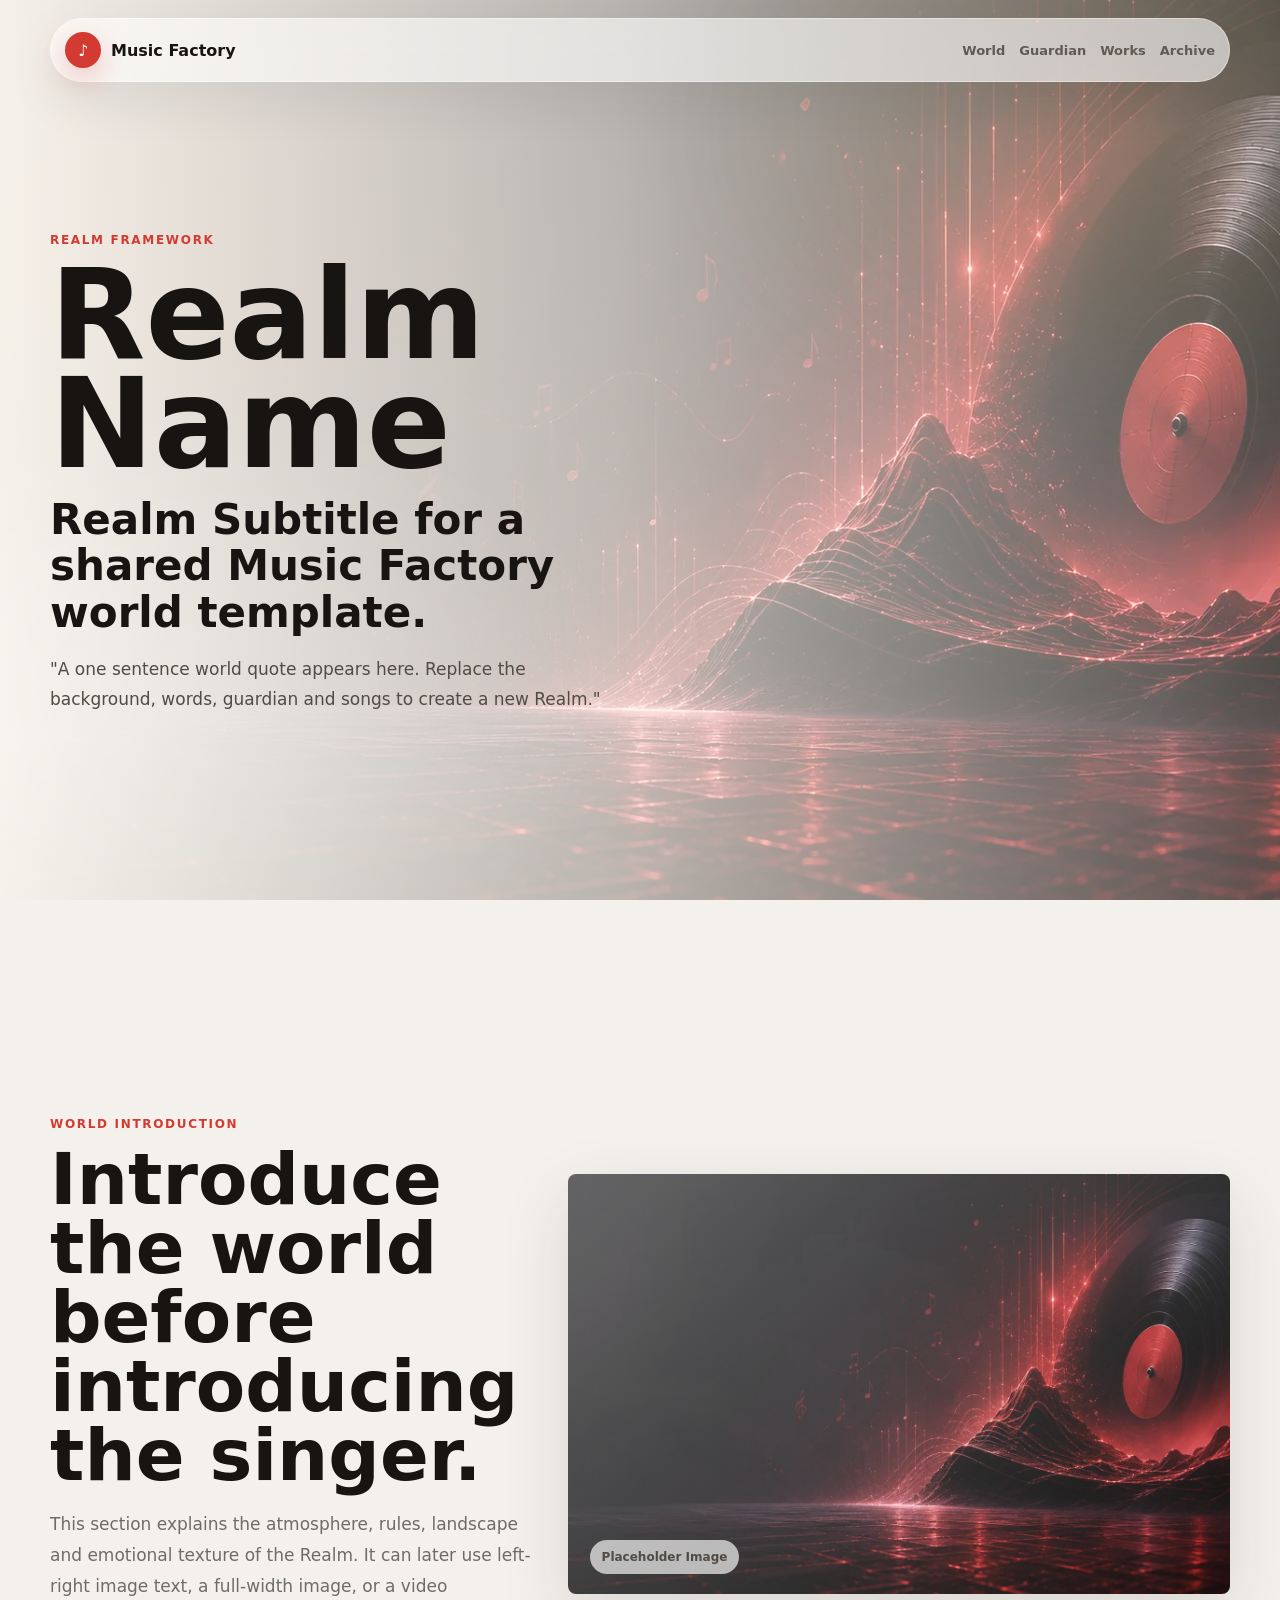
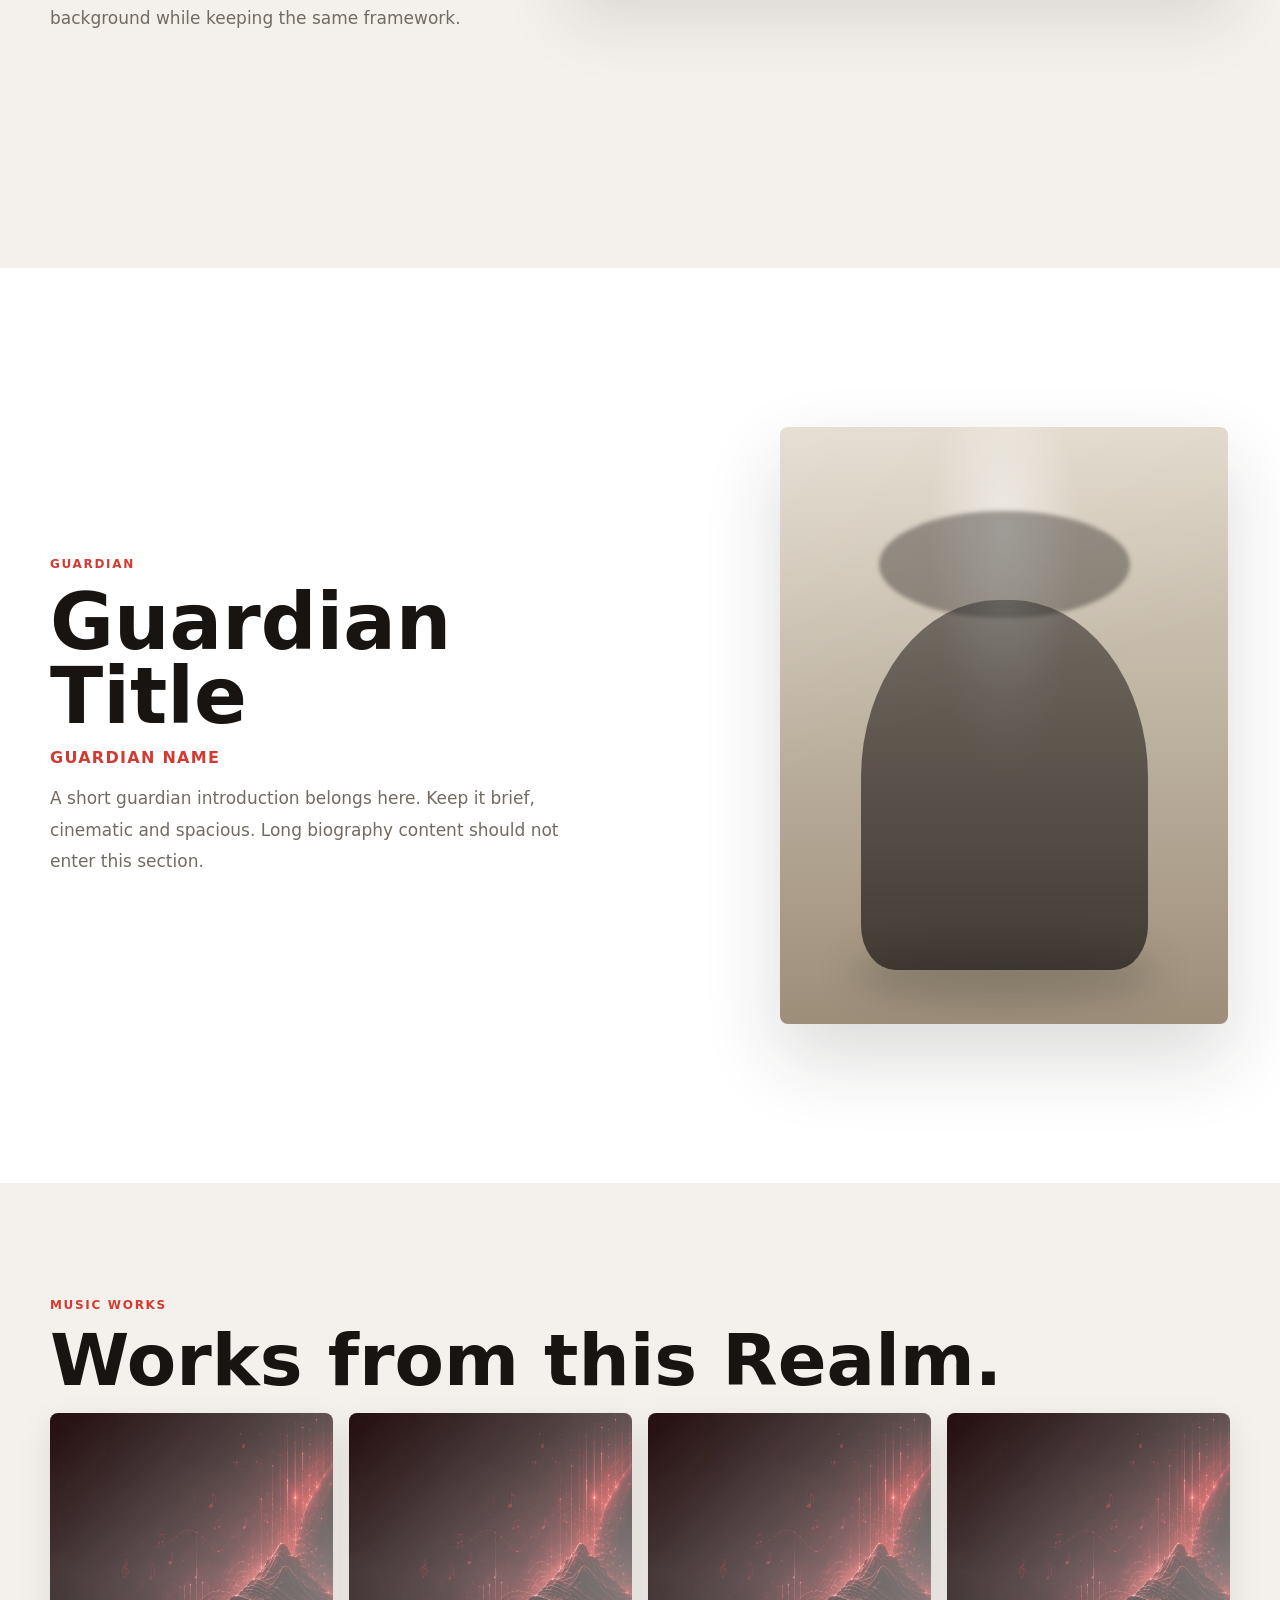
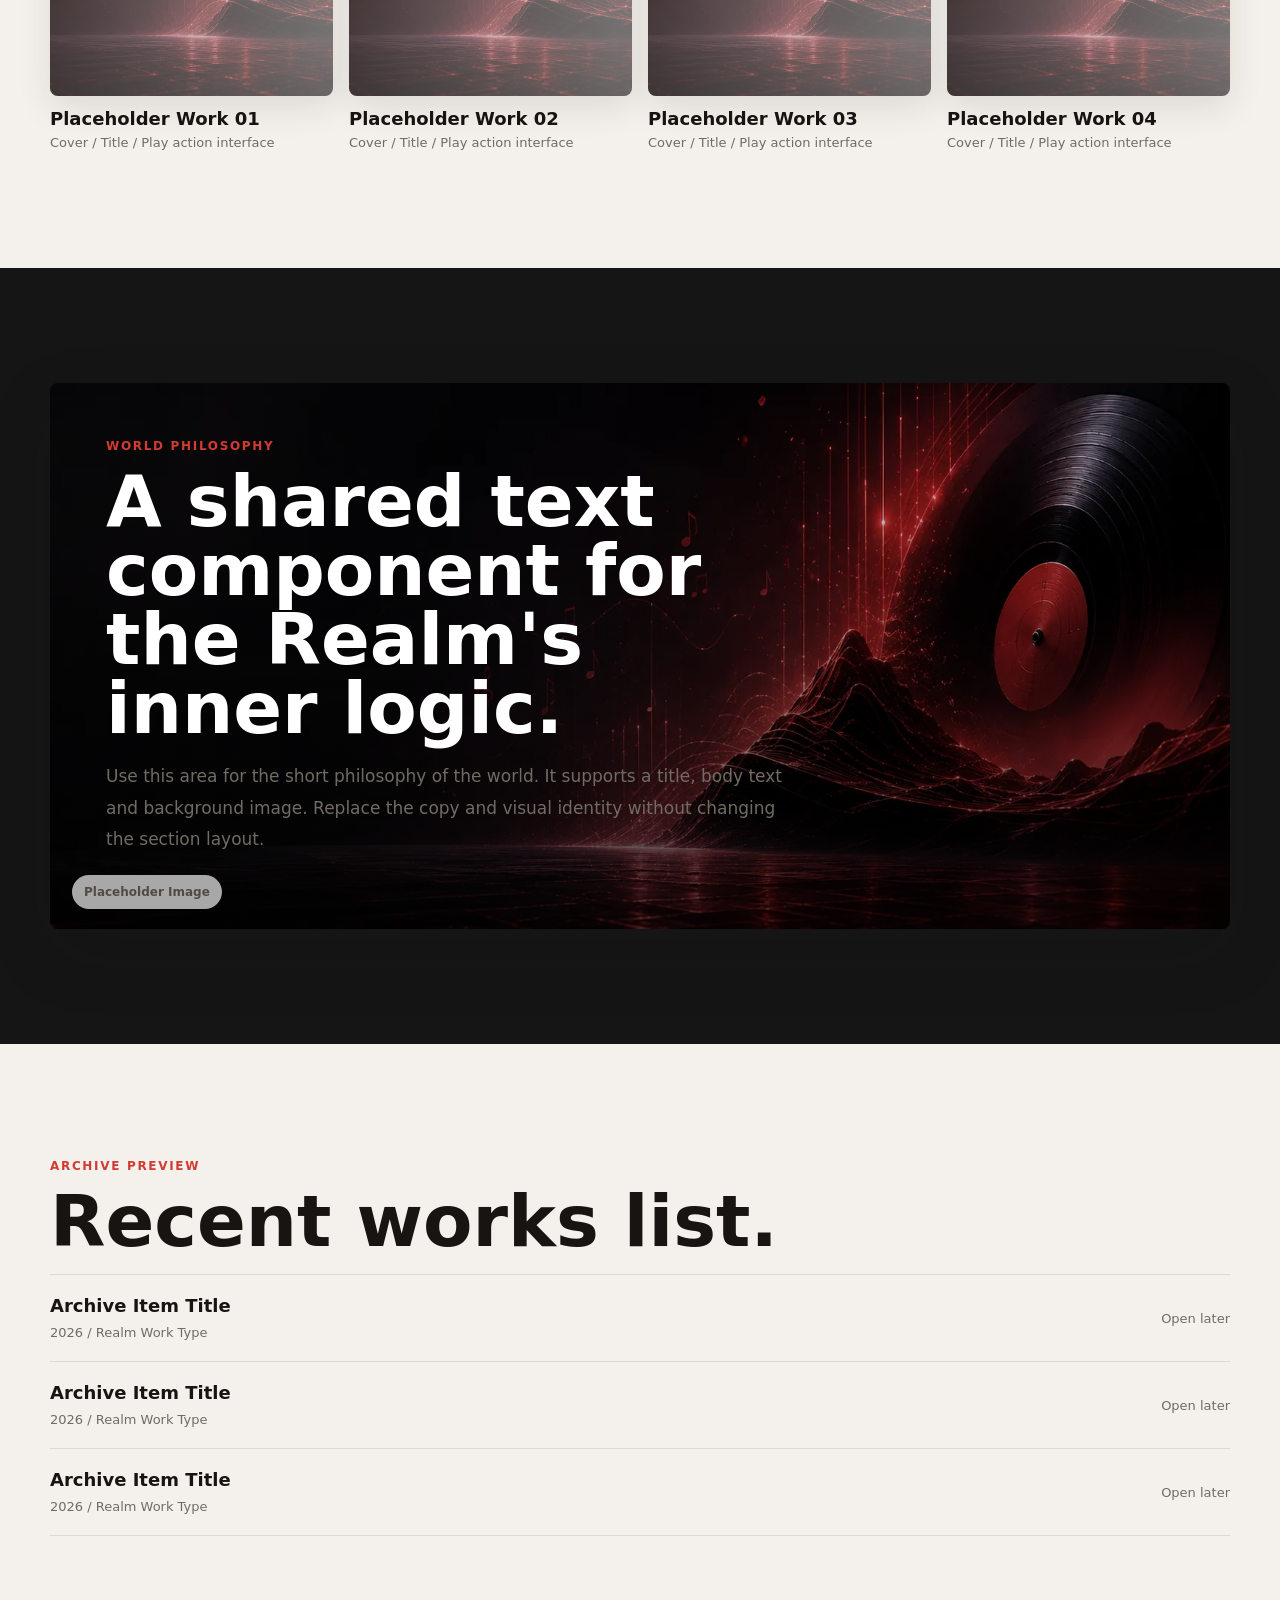
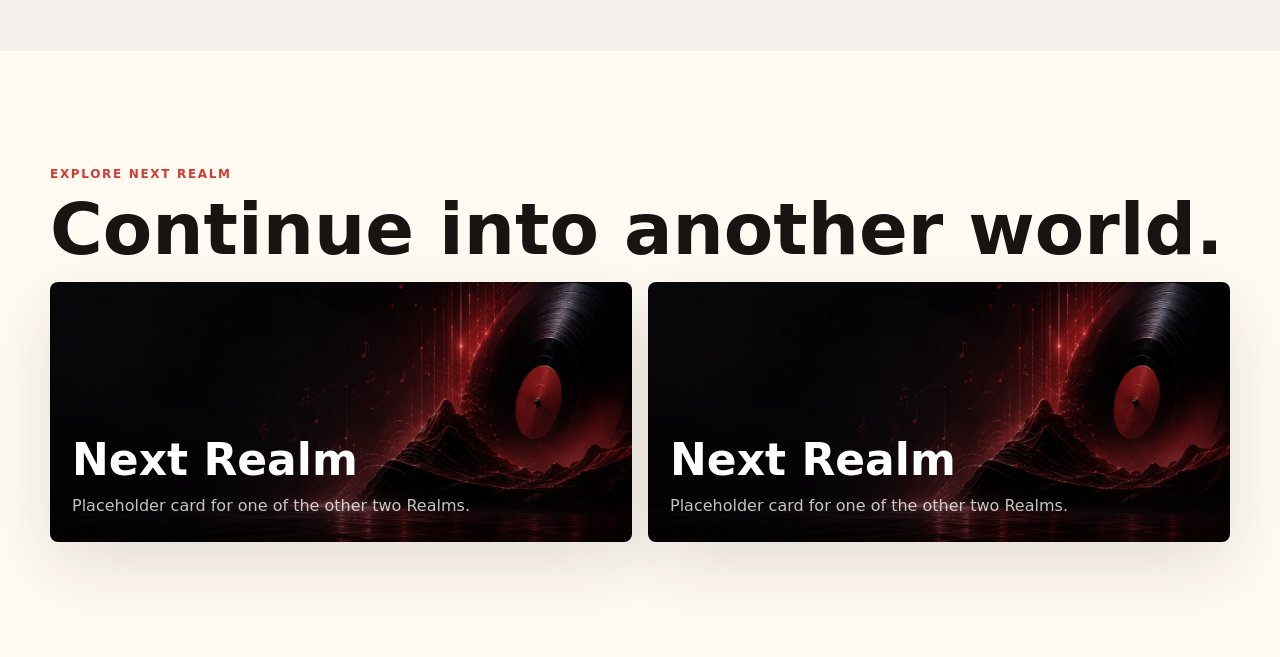
<file: realm-framework.html>
<!doctype html>
<html lang="zh-CN">
<head>
  <meta charset="utf-8" />
  <meta name="viewport" content="width=device-width, initial-scale=1" />
  <title>Realm Framework · Music Factory</title>
  <link rel="icon" href="data:," />
  <style>
    :root {
      --bg: #f4f1ec;
      --paper: #fffaf2;
      --ink: #171412;
      --muted: #716b63;
      --line: rgba(23, 20, 18, .1);
      --red: #d33a31;
      --gold: #c9a45d;
      --shadow: 0 24px 70px rgba(31, 28, 24, .12);
      --realm-bg: url("assets/optimized/desktop-banner.webp");
      --realm-accent: #d33a31;
      --realm-soft: rgba(211, 58, 49, .14);
      font-family: "Microsoft YaHei", "PingFang SC", "Noto Sans SC", system-ui, sans-serif;
    }

    * { box-sizing: border-box; }
    html { scroll-behavior: smooth; }
    body {
      margin: 0;
      background: var(--bg);
      color: var(--ink);
    }

    a { color: inherit; text-decoration: none; }
    button { font: inherit; }
    .wrap { width: min(1180px, calc(100% - 32px)); margin: 0 auto; }

    .realm-nav {
      position: fixed;
      top: 18px;
      left: 50%;
      z-index: 20;
      width: min(1180px, calc(100% - 32px));
      min-height: 64px;
      transform: translateX(-50%);
      display: flex;
      align-items: center;
      justify-content: space-between;
      gap: 16px;
      padding: 12px 14px;
      border: 1px solid rgba(255,255,255,.42);
      border-radius: 999px;
      background: rgba(255,255,255,.6);
      backdrop-filter: blur(18px);
      box-shadow: 0 18px 50px rgba(31,32,35,.08);
    }

    .brand {
      display: flex;
      align-items: center;
      gap: 10px;
      font-weight: 900;
      white-space: nowrap;
    }

    .brand-mark {
      width: 36px;
      height: 36px;
      border-radius: 50%;
      display: grid;
      place-items: center;
      color: #fff;
      background: var(--red);
      box-shadow: 0 10px 28px rgba(211,58,49,.28);
    }

    .realm-nav-links {
      display: flex;
      gap: 14px;
      overflow-x: auto;
      scrollbar-width: none;
    }

    .realm-nav-links::-webkit-scrollbar { display: none; }

    .realm-nav-links a {
      color: #5f5a52;
      font-size: 13px;
      font-weight: 800;
      white-space: nowrap;
    }

    .realm-hero {
      min-height: 100vh;
      display: grid;
      align-items: center;
      position: relative;
      overflow: hidden;
      background:
        linear-gradient(90deg, rgba(255,250,242,.96), rgba(255,250,242,.72) 48%, rgba(255,250,242,.3)),
        radial-gradient(circle at 18% 28%, var(--realm-soft), transparent 28%),
        var(--realm-bg) center / cover no-repeat;
    }

    .realm-hero::after {
      content: "";
      position: absolute;
      inset: -14%;
      background:
        radial-gradient(ellipse at 18% 72%, rgba(255,255,255,.28), transparent 28%),
        radial-gradient(ellipse at 82% 22%, rgba(201,164,93,.18), transparent 26%);
      filter: blur(18px);
      animation: realmBreath 20s ease-in-out infinite alternate;
      pointer-events: none;
    }

    .realm-hero-content {
      position: relative;
      z-index: 1;
      padding: 120px 0 72px;
      max-width: 820px;
      animation: fadeMoveBlur .52s ease both;
    }

    .eyebrow {
      margin: 0 0 14px;
      color: var(--red);
      font-size: 12px;
      font-weight: 900;
      letter-spacing: .14em;
      text-transform: uppercase;
    }

    h1, h2, h3, p { margin-top: 0; }

    .realm-name {
      margin-bottom: 18px;
      font-size: clamp(54px, 11vw, 124px);
      line-height: .88;
      letter-spacing: 0;
      text-wrap: balance;
    }

    .realm-subtitle {
      max-width: 680px;
      margin-bottom: 18px;
      font-size: clamp(24px, 4vw, 42px);
      line-height: 1.1;
      font-weight: 900;
      text-wrap: balance;
    }

    .world-quote {
      max-width: 560px;
      margin: 0;
      color: #514b43;
      font-size: 17px;
      line-height: 1.8;
    }

    .section {
      padding: clamp(72px, 9vw, 120px) 0;
      position: relative;
    }

    .section-title {
      margin-bottom: 18px;
      font-size: clamp(34px, 7vw, 72px);
      line-height: .96;
      text-wrap: balance;
    }

    .section-copy {
      color: var(--muted);
      font-size: 17px;
      line-height: 1.85;
    }

    .world-intro-grid {
      display: grid;
      grid-template-columns: 1fr;
      gap: 28px;
      align-items: center;
      min-height: 82vh;
    }

    .world-visual,
    .philosophy-panel {
      min-height: 420px;
      border-radius: 8px;
      overflow: hidden;
      background:
        linear-gradient(140deg, rgba(255,255,255,.38), rgba(255,255,255,.05)),
        var(--realm-bg) center / cover no-repeat;
      box-shadow: var(--shadow);
      position: relative;
      isolation: isolate;
    }

    .world-visual::after,
    .philosophy-panel::after {
      content: "Placeholder Image";
      position: absolute;
      left: 22px;
      bottom: 20px;
      min-height: 34px;
      display: inline-flex;
      align-items: center;
      padding: 0 12px;
      border-radius: 999px;
      background: rgba(255,255,255,.66);
      color: #514b43;
      font-size: 12px;
      font-weight: 900;
      backdrop-filter: blur(12px);
    }

    .guardian-section {
      background: #fff;
      overflow: hidden;
    }

    .guardian-grid {
      min-height: 76vh;
      display: grid;
      grid-template-columns: 1fr;
      gap: 34px;
      align-items: center;
    }

    .guardian-copy {
      max-width: 520px;
    }

    .guardian-title {
      margin-bottom: 14px;
      font-size: clamp(36px, 7vw, 78px);
      line-height: .96;
    }

    .guardian-name {
      color: var(--red);
      font-weight: 900;
      letter-spacing: .08em;
      text-transform: uppercase;
    }

    .guardian-figure {
      justify-self: center;
        width: min(35vw, 500px);
      min-width: 260px;
      aspect-ratio: 3 / 4;
      position: relative;
      border-radius: 8px;
      background:
        linear-gradient(160deg, rgba(255,255,255,.24), transparent 46%),
        radial-gradient(ellipse at 50% 18%, rgba(255,255,255,.55), transparent 24%),
        linear-gradient(180deg, #ded5c6, #9d8e7a);
      box-shadow: 0 34px 78px rgba(31,28,24,.16);
      overflow: hidden;
    }

    .guardian-figure::before {
      content: "";
      position: absolute;
      left: 22%;
      right: 22%;
      top: 14%;
      height: 18%;
      border-radius: 50%;
      background: rgba(23,20,18,.36);
      filter: blur(2px);
    }

    .guardian-figure::after {
      content: "";
      position: absolute;
      left: 18%;
      right: 18%;
      bottom: 9%;
      height: 62%;
      border-radius: 48% 48% 12% 12%;
      background:
        linear-gradient(180deg, rgba(23,20,18,.5), rgba(23,20,18,.68)),
        radial-gradient(ellipse at 50% 0%, rgba(255,255,255,.3), transparent 34%);
      filter: blur(.2px);
    }

    .guardian-shadow {
      position: absolute;
      left: 16%;
      right: 16%;
      bottom: 4%;
      height: 9%;
      border-radius: 50%;
      background: rgba(31,28,24,.22);
      filter: blur(18px);
    }

    .works-grid {
      display: grid;
      grid-template-columns: repeat(2, minmax(0, 1fr));
      gap: 16px;
    }

    .work-card {
      border: 0;
      padding: 0;
      background: transparent;
      text-align: left;
      cursor: pointer;
      color: inherit;
    }

    .cover-frame {
      position: relative;
      aspect-ratio: 1;
      border-radius: 8px;
      overflow: hidden;
      background:
        linear-gradient(135deg, var(--realm-soft), rgba(255,255,255,.6)),
        var(--realm-bg) center / cover no-repeat;
      box-shadow: 0 12px 34px rgba(31,28,24,.1);
    }

    .cover-frame::after {
      content: "";
      position: absolute;
      inset: 0;
      background: linear-gradient(180deg, transparent 56%, rgba(0,0,0,.34));
    }

    .play-button {
      position: absolute;
      right: 12px;
      bottom: 12px;
      z-index: 1;
      width: 42px;
      height: 42px;
      border-radius: 50%;
      display: grid;
      place-items: center;
      opacity: 0;
      transform: translateY(4px);
      background: rgba(211,58,49,.94);
      transition: opacity .42s ease, transform .42s ease;
    }

    .play-button::before {
      content: "";
      margin-left: 3px;
      border-left: 12px solid #fff;
      border-top: 8px solid transparent;
      border-bottom: 8px solid transparent;
    }

    .work-card:hover .cover-frame {
      transform: translateY(-4px);
    }

    .work-card:hover .play-button {
      opacity: 1;
      transform: translateY(0);
    }

    .cover-frame,
    .realm-card {
      transition: transform .38s ease, box-shadow .38s ease, filter .38s ease;
    }

    .work-title {
      margin: 12px 0 4px;
      font-size: 18px;
      font-weight: 900;
    }

    .work-meta {
      color: var(--muted);
      font-size: 13px;
      line-height: 1.5;
    }

    .philosophy-section {
      color: #fff;
      background: #151515;
      overflow: hidden;
    }

    .philosophy-panel {
      min-height: 520px;
      display: grid;
      align-items: end;
      padding: clamp(24px, 5vw, 56px);
      background:
        linear-gradient(180deg, rgba(0,0,0,.1), rgba(0,0,0,.72)),
        var(--realm-bg) center / cover no-repeat;
    }

    .philosophy-copy {
      max-width: 680px;
    }

    .archive-list {
      display: grid;
      border-top: 1px solid var(--line);
    }

    .archive-row {
      display: grid;
      grid-template-columns: 1fr auto;
      gap: 18px;
      align-items: center;
      padding: 20px 0;
      border-bottom: 1px solid var(--line);
      cursor: pointer;
    }

    .archive-row strong {
      display: block;
      margin-bottom: 6px;
      font-size: 18px;
    }

    .archive-row span {
      color: var(--muted);
      font-size: 13px;
    }

    .next-realms {
      background: #fffaf2;
    }

    .next-grid {
      display: grid;
      grid-template-columns: 1fr;
      gap: 16px;
    }

    .realm-card {
      min-height: 260px;
      display: grid;
      align-content: end;
      padding: 22px;
      border-radius: 8px;
      color: #fff;
      background:
        linear-gradient(180deg, rgba(0,0,0,.04), rgba(0,0,0,.68)),
        var(--realm-bg) center / cover no-repeat;
      box-shadow: var(--shadow);
    }

    .realm-card:hover {
      transform: translateY(-4px);
      box-shadow: 0 28px 76px rgba(31,28,24,.15);
    }

    .realm-card h3 {
      margin-bottom: 8px;
      font-size: clamp(28px, 5vw, 44px);
    }

    .realm-card p {
      margin: 0;
      color: rgba(255,255,255,.76);
      line-height: 1.65;
    }

    .fade-block {
      opacity: 0;
      transform: translateY(20px);
      filter: blur(8px);
      transition: opacity .6s ease, transform .6s ease, filter .6s ease;
    }

    .fade-block.is-visible {
      opacity: 1;
      transform: translateY(0);
      filter: blur(0);
    }

    .realm-hero-content {
      animation: fadeMoveBlur .52s ease both;
    }

    @keyframes fadeMoveBlur {
      from { opacity: 0; transform: translateY(18px); filter: blur(8px); }
      to { opacity: 1; transform: translateY(0); filter: blur(0); }
    }

    @keyframes realmBreath {
      from { opacity: .48; transform: translate3d(-1%, -1%, 0) scale(1); }
      to { opacity: .66; transform: translate3d(1%, 1%, 0) scale(1.035); }
    }

    @media (prefers-reduced-motion: reduce) {
      *,
      *::before,
      *::after {
        animation-duration: .001ms !important;
        animation-iteration-count: 1 !important;
        scroll-behavior: auto !important;
        transition-duration: .001ms !important;
      }
    }

    @media (max-width: 719px) {
      body { overflow-x: hidden; }
      .realm-nav {
        top: 10px;
        min-height: 58px;
        border-radius: 22px;
        align-items: flex-start;
      }
      .brand-mark { width: 32px; height: 32px; }
      .realm-hero-content { padding: 104px 0 48px; }
      .realm-name { font-size: clamp(48px, 18vw, 72px); }
      .guardian-grid { min-height: auto; }
      .guardian-figure {
        width: min(35vw, 160px);
        min-width: 0;
      }
      .works-grid { grid-template-columns: 1fr; }
      .archive-row { grid-template-columns: 1fr; }
    }

    @media (min-width: 720px) {
      .world-intro-grid { grid-template-columns: minmax(0, .85fr) minmax(0, 1.15fr); }
      .guardian-grid { grid-template-columns: minmax(0, 1fr) minmax(260px, .65fr); }
      .works-grid { grid-template-columns: repeat(4, minmax(0, 1fr)); }
      .next-grid { grid-template-columns: repeat(2, minmax(0, 1fr)); }
    }
  </style>
</head>
<body>
  <nav class="realm-nav" aria-label="Realm navigation">
    <a class="brand" href="index.html"><span class="brand-mark">♪</span><span>Music Factory</span></a>
    <div class="realm-nav-links">
      <a href="#world-introduction">World</a>
      <a href="#guardian">Guardian</a>
      <a href="#music-works">Works</a>
      <a href="#archive-preview">Archive</a>
    </div>
  </nav>

  <header class="realm-hero" id="realm-hero">
    <div class="wrap">
      <div class="realm-hero-content">
        <p class="eyebrow">Realm Framework</p>
        <h1 class="realm-name">Realm Name</h1>
        <p class="realm-subtitle">Realm Subtitle for a shared Music Factory world template.</p>
        <p class="world-quote">"A one sentence world quote appears here. Replace the background, words, guardian and songs to create a new Realm."</p>
      </div>
    </div>
  </header>

  <main>
    <section class="section" id="world-introduction">
      <div class="wrap world-intro-grid fade-block">
        <div>
          <p class="eyebrow">World Introduction</p>
          <h2 class="section-title">Introduce the world before introducing the singer.</h2>
          <p class="section-copy">This section explains the atmosphere, rules, landscape and emotional texture of the Realm. It can later use left-right image text, a full-width image, or a video background while keeping the same framework.</p>
        </div>
        <div class="world-visual" role="img" aria-label="Placeholder world image"></div>
      </div>
    </section>

    <section class="section guardian-section" id="guardian">
      <div class="wrap guardian-grid fade-block">
        <div class="guardian-copy">
          <p class="eyebrow">Guardian</p>
          <h2 class="guardian-title">Guardian Title</h2>
          <p class="guardian-name">Guardian Name</p>
          <p class="section-copy">A short guardian introduction belongs here. Keep it brief, cinematic and spacious. Long biography content should not enter this section.</p>
        </div>
        <div class="guardian-figure" aria-label="Placeholder guardian image">
          <span class="guardian-shadow" aria-hidden="true"></span>
        </div>
      </div>
    </section>

    <section class="section" id="music-works">
      <div class="wrap fade-block">
        <p class="eyebrow">Music Works</p>
        <h2 class="section-title">Works from this Realm.</h2>
        <div class="works-grid">
          <button class="work-card" type="button" data-work-id="placeholder-01">
            <div class="cover-frame"><span class="play-button" aria-hidden="true"></span></div>
            <div class="work-title">Placeholder Work 01</div>
            <div class="work-meta">Cover / Title / Play action interface</div>
          </button>
          <button class="work-card" type="button" data-work-id="placeholder-02">
            <div class="cover-frame"><span class="play-button" aria-hidden="true"></span></div>
            <div class="work-title">Placeholder Work 02</div>
            <div class="work-meta">Cover / Title / Play action interface</div>
          </button>
          <button class="work-card" type="button" data-work-id="placeholder-03">
            <div class="cover-frame"><span class="play-button" aria-hidden="true"></span></div>
            <div class="work-title">Placeholder Work 03</div>
            <div class="work-meta">Cover / Title / Play action interface</div>
          </button>
          <button class="work-card" type="button" data-work-id="placeholder-04">
            <div class="cover-frame"><span class="play-button" aria-hidden="true"></span></div>
            <div class="work-title">Placeholder Work 04</div>
            <div class="work-meta">Cover / Title / Play action interface</div>
          </button>
        </div>
      </div>
    </section>

    <section class="section philosophy-section" id="world-philosophy">
      <div class="wrap fade-block">
        <div class="philosophy-panel">
          <div class="philosophy-copy">
            <p class="eyebrow">World Philosophy</p>
            <h2 class="section-title">A shared text component for the Realm's inner logic.</h2>
            <p class="section-copy">Use this area for the short philosophy of the world. It supports a title, body text and background image. Replace the copy and visual identity without changing the section layout.</p>
          </div>
        </div>
      </div>
    </section>

    <section class="section" id="archive-preview">
      <div class="wrap fade-block">
        <p class="eyebrow">Archive Preview</p>
        <h2 class="section-title">Recent works list.</h2>
        <div class="archive-list">
          <div class="archive-row" data-archive-id="placeholder-a">
            <div><strong>Archive Item Title</strong><span>2026 / Realm Work Type</span></div>
            <span>Open later</span>
          </div>
          <div class="archive-row" data-archive-id="placeholder-b">
            <div><strong>Archive Item Title</strong><span>2026 / Realm Work Type</span></div>
            <span>Open later</span>
          </div>
          <div class="archive-row" data-archive-id="placeholder-c">
            <div><strong>Archive Item Title</strong><span>2026 / Realm Work Type</span></div>
            <span>Open later</span>
          </div>
        </div>
      </div>
    </section>

    <section class="section next-realms" id="explore-next-realm">
      <div class="wrap fade-block">
        <p class="eyebrow">Explore Next Realm</p>
        <h2 class="section-title">Continue into another world.</h2>
        <div class="next-grid">
          <a class="realm-card" href="#" data-next-realm="placeholder-next-a">
            <h3>Next Realm</h3>
            <p>Placeholder card for one of the other two Realms.</p>
          </a>
          <a class="realm-card" href="#" data-next-realm="placeholder-next-b">
            <h3>Next Realm</h3>
            <p>Placeholder card for one of the other two Realms.</p>
          </a>
        </div>
      </div>
    </section>
  </main>
  <script>
    const revealBlocks = document.querySelectorAll(".fade-block");
    if ("IntersectionObserver" in window) {
      const observer = new IntersectionObserver(entries => {
        entries.forEach(entry => {
          if (entry.isIntersecting) {
            entry.target.classList.add("is-visible");
            observer.unobserve(entry.target);
          }
        });
      }, { threshold: 0.18 });
      revealBlocks.forEach(block => observer.observe(block));
    } else {
      revealBlocks.forEach(block => block.classList.add("is-visible"));
    }
  </script>
</body>
</html>
</file>
